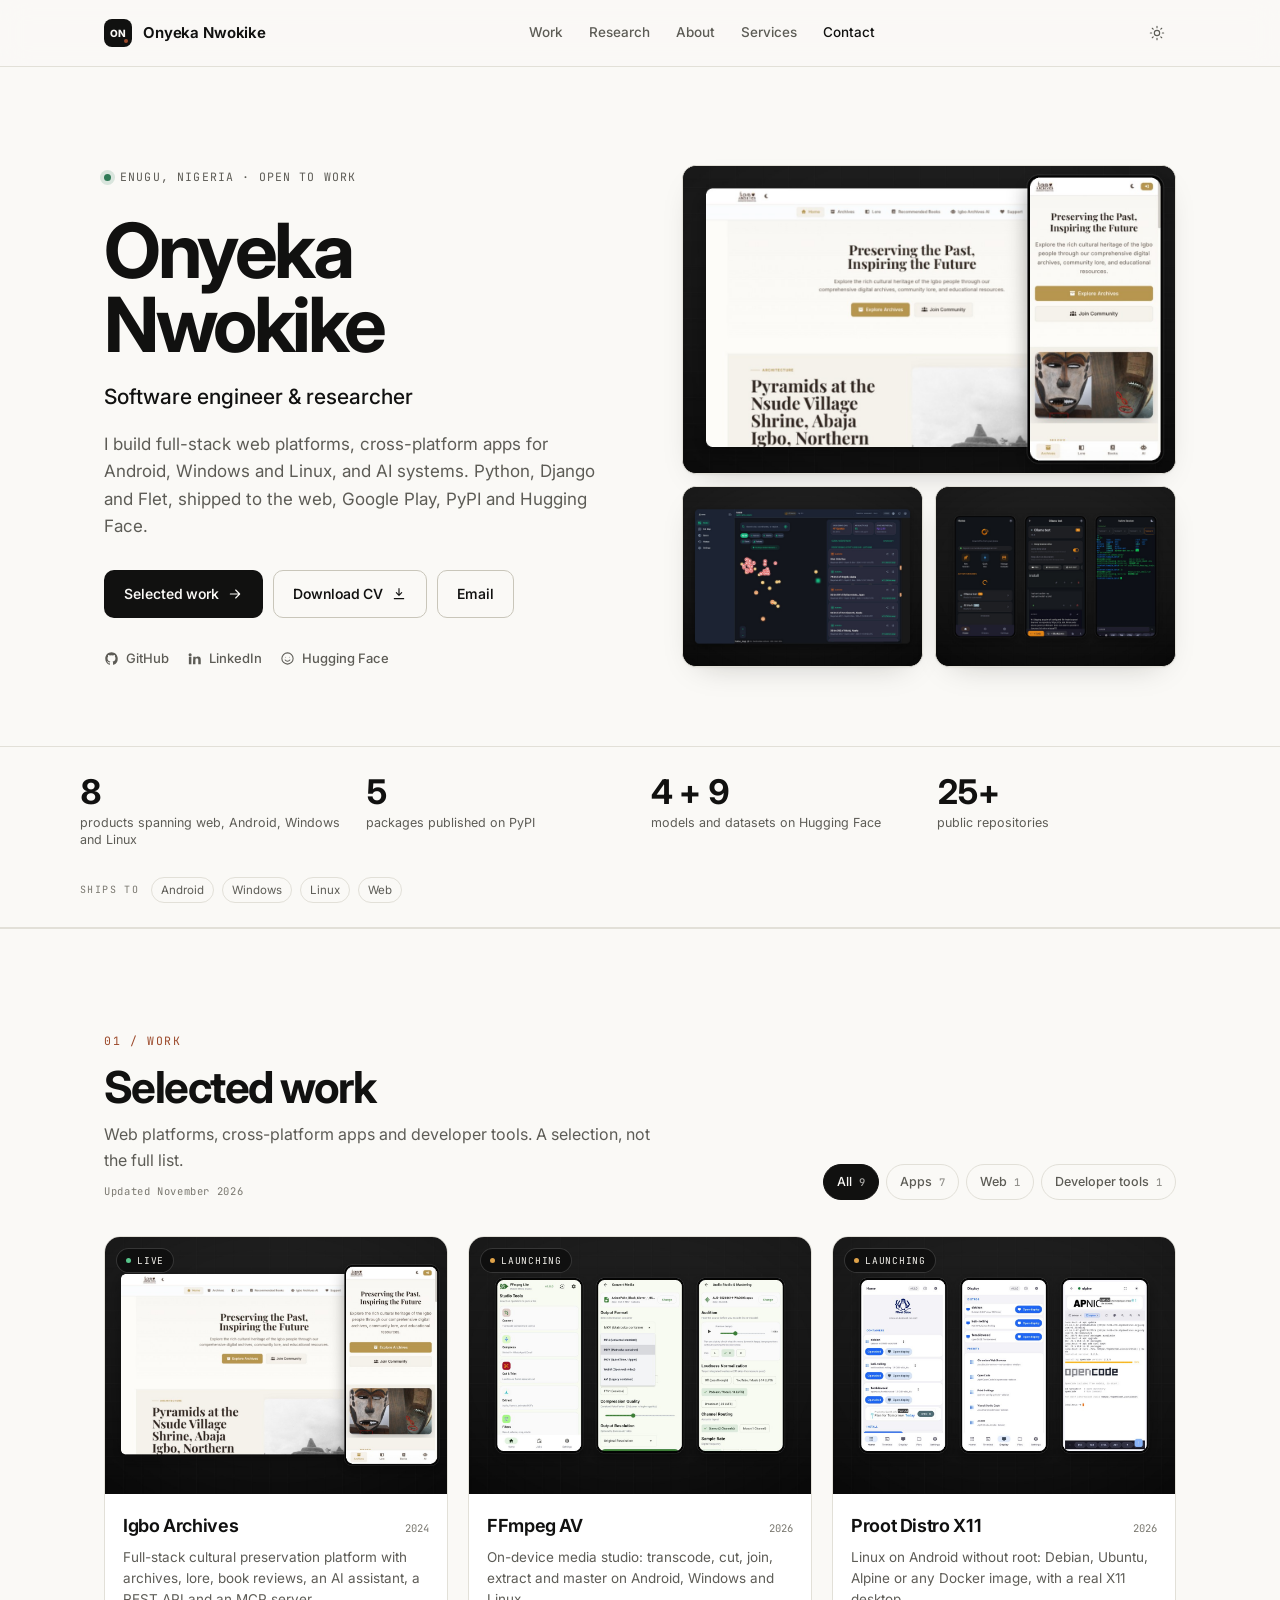
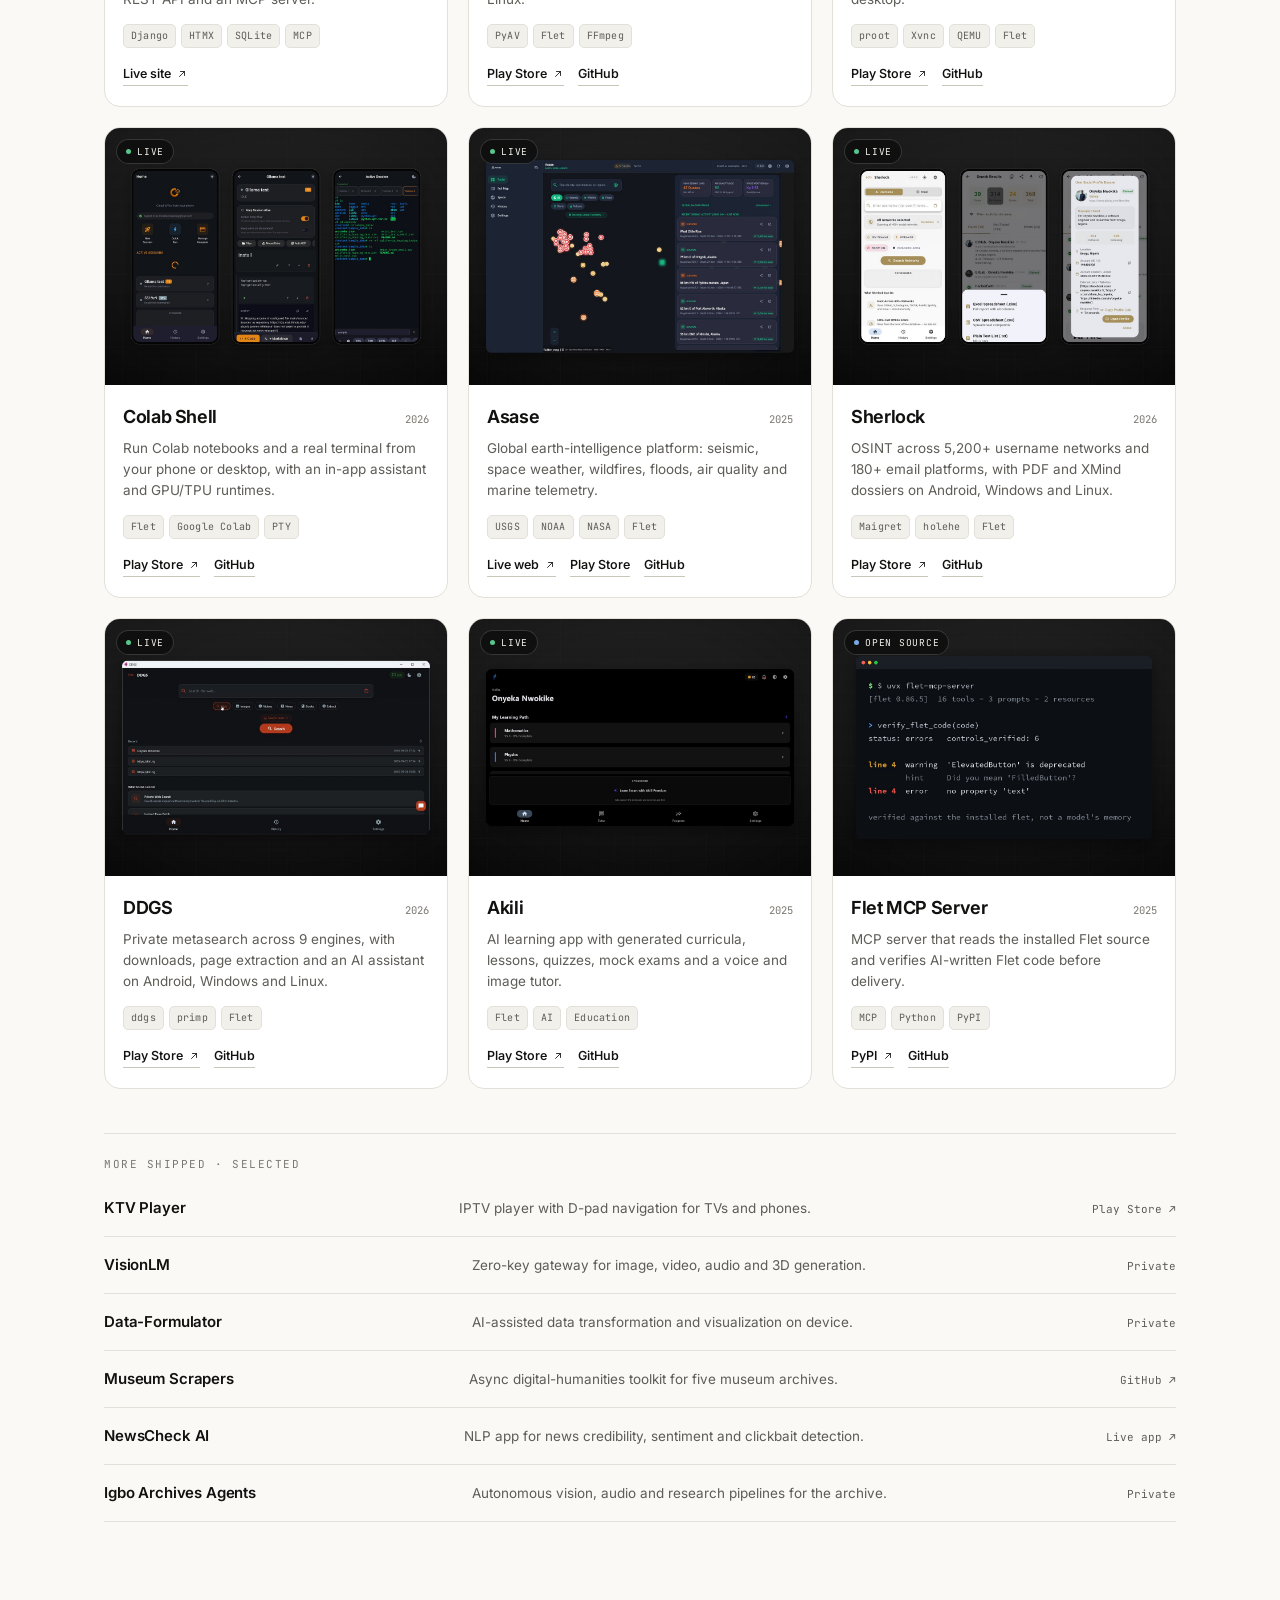
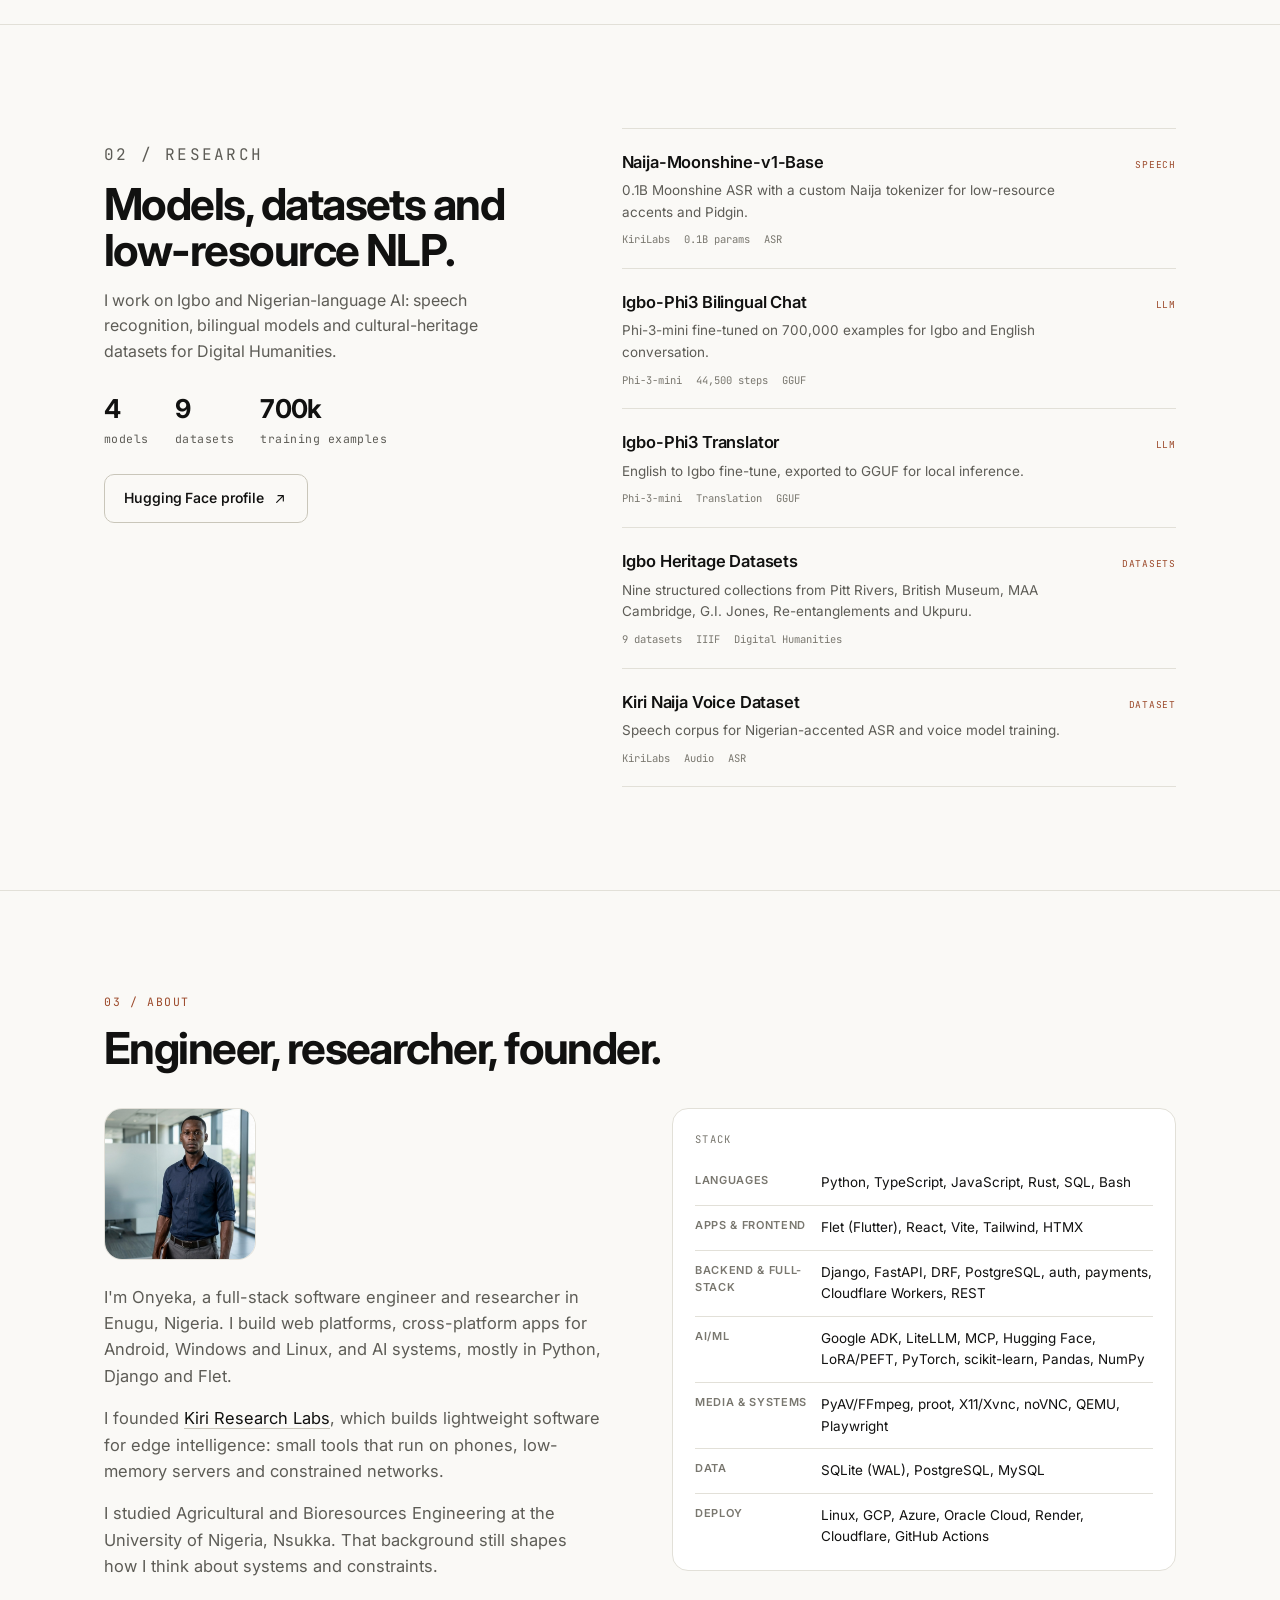
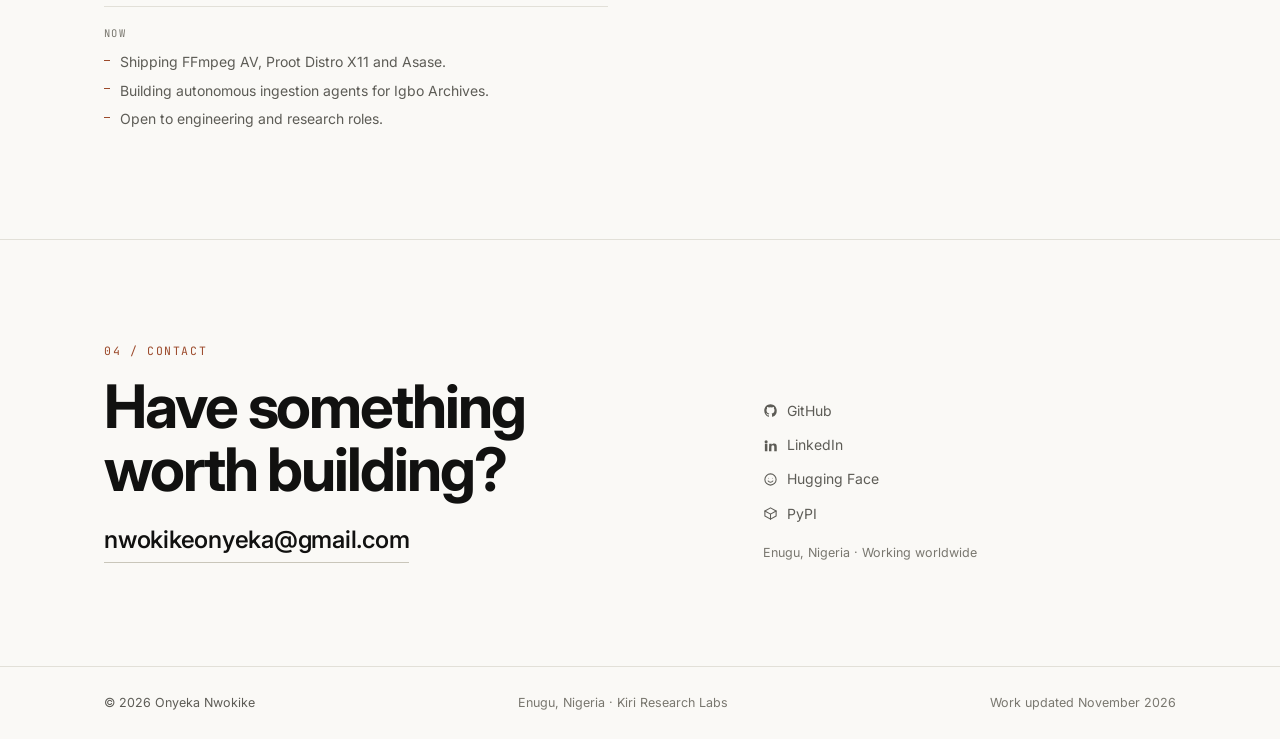
<file: index.html>
<!DOCTYPE html>
<html lang="en">
<head>
  <meta charset="utf-8">
  <meta name="viewport" content="width=device-width, initial-scale=1">
  <title>Onyeka Nwokike | Software Engineer &amp; Researcher</title>
  <meta name="description" content="Onyeka Nwokike is a full-stack engineer building web platforms, cross-platform apps for Android, Windows and Linux, and AI systems. 8 apps shipped, 5 PyPI packages, 4 models and 9 datasets on Hugging Face.">
  <link rel="canonical" href="https://nwokike.github.io/">

  <script>
    (function () {
      try {
        var saved = localStorage.getItem('theme') || 'system';
        if (saved === 'light' || saved === 'dark') {
          document.documentElement.setAttribute('data-theme', saved);
        }
      } catch (e) {}
    })();
  </script>

  <link rel="preconnect" href="https://fonts.googleapis.com">
  <link rel="preconnect" href="https://fonts.gstatic.com" crossorigin>
  <link href="https://fonts.googleapis.com/css2?family=Inter:wght@400;500;600;700;800&family=JetBrains+Mono:wght@400;500&display=swap" rel="stylesheet">
  <link rel="stylesheet" href="css/style.css">
  <link rel="icon" href="images/favicon.svg" type="image/svg+xml">
  <link rel="apple-touch-icon" href="images/apple-touch-icon.png">
  <link rel="preload" as="image" href="images/work/card-igbo.jpg">

  <meta property="og:type" content="website">
  <meta property="og:site_name" content="Onyeka Nwokike">
  <meta property="og:title" content="Onyeka Nwokike | Software Engineer &amp; Researcher">
  <meta property="og:description" content="Cross-platform apps, developer tooling and AI systems. 8 apps shipped, 5 PyPI packages, 4 models and 9 datasets on Hugging Face.">
  <meta property="og:url" content="https://nwokike.github.io/">
  <meta property="og:image" content="https://nwokike.github.io/images/og.png">
  <meta property="og:image:width" content="1200">
  <meta property="og:image:height" content="630">
  <meta property="og:image:alt" content="Onyeka Nwokike, software engineer and researcher">
  <meta name="twitter:card" content="summary_large_image">
  <meta name="twitter:creator" content="@aham_bu_onyeka">
  <meta name="twitter:title" content="Onyeka Nwokike | Software Engineer &amp; Researcher">
  <meta name="twitter:description" content="Cross-platform apps, developer tooling and AI systems. 8 apps shipped, 5 PyPI packages, 4 models and 9 datasets on Hugging Face.">
  <meta name="twitter:image" content="https://nwokike.github.io/images/og.png">
  <meta name="theme-color" content="#faf9f6" media="(prefers-color-scheme: light)">
  <meta name="theme-color" content="#0b0b0a" media="(prefers-color-scheme: dark)">
</head>
<body>
  <a class="skip" href="#main">Skip to content</a>

  <svg aria-hidden="true" focusable="false" width="0" height="0" style="position:absolute">
    <symbol id="i-arrow" viewBox="0 0 24 24"><path d="M5 12h14M13 6l6 6-6 6"/></symbol>
    <symbol id="i-ext" viewBox="0 0 24 24"><path d="M7 17 17 7M9 7h8v8"/></symbol>
    <symbol id="i-download" viewBox="0 0 24 24"><path d="M12 4v10m0 0 4-4m-4 4-4-4M5 19h14"/></symbol>
    <symbol id="i-github" viewBox="0 0 24 24"><path d="M12 2C6.48 2 2 6.58 2 12.26c0 4.5 2.87 8.32 6.84 9.67.5.09.68-.22.68-.49 0-.24-.01-.87-.01-1.7-2.78.62-3.37-1.37-3.37-1.37-.45-1.18-1.11-1.5-1.11-1.5-.91-.64.07-.62.07-.62 1 .07 1.53 1.06 1.53 1.06.89 1.56 2.34 1.11 2.91.85.09-.66.35-1.11.63-1.36-2.22-.26-4.56-1.14-4.56-5.07 0-1.12.39-2.03 1.03-2.75-.1-.26-.45-1.3.1-2.7 0 0 .84-.28 2.75 1.05a9.4 9.4 0 0 1 5 0c1.91-1.33 2.75-1.05 2.75-1.05.55 1.4.2 2.44.1 2.7.64.72 1.03 1.63 1.03 2.75 0 3.94-2.34 4.81-4.57 5.06.36.32.68.94.68 1.9 0 1.37-.01 2.47-.01 2.81 0 .27.18.59.69.49A10.02 10.02 0 0 0 22 12.26C22 6.58 17.52 2 12 2Z"/></symbol>
    <symbol id="i-linkedin" viewBox="0 0 24 24"><path d="M4.98 3.5a2.5 2.5 0 1 1 0 5 2.5 2.5 0 0 1 0-5ZM3 9h4v12H3zM10 9h3.8v1.64h.05c.53-.95 1.83-1.95 3.76-1.95C21.4 8.69 22 11.1 22 14.2V21h-4v-6.03c0-1.44-.03-3.29-2.1-3.29-2.1 0-2.42 1.56-2.42 3.18V21h-3.98z"/></symbol>
    <symbol id="i-mail" viewBox="0 0 24 24"><rect x="3" y="5" width="18" height="14" rx="2"/><path d="m3.5 7 8.5 6 8.5-6"/></symbol>
    <symbol id="i-smile" viewBox="0 0 24 24"><circle cx="12" cy="12" r="9"/><path d="M8.3 14.4a4.6 4.6 0 0 0 7.4 0"/><circle cx="9" cy="9.8" r=".7" fill="currentColor" stroke="none"/><circle cx="15" cy="9.8" r=".7" fill="currentColor" stroke="none"/></symbol>
    <symbol id="i-box" viewBox="0 0 24 24"><path d="m21 8-9-5-9 5v8l9 5 9-5z"/><path d="m3 8 9 5 9-5M12 13v8"/></symbol>
    <symbol id="i-play" viewBox="0 0 24 24"><path d="M8 5.5v13l10-6.5z"/></symbol>
    <symbol id="i-sun" viewBox="0 0 24 24"><circle cx="12" cy="12" r="4"/><path d="M12 2v2M12 20v2M4.9 4.9l1.4 1.4M17.7 17.7l1.4 1.4M2 12h2M20 12h2M4.9 19.1l1.4-1.4M17.7 6.3l1.4-1.4"/></symbol>
    <symbol id="i-moon" viewBox="0 0 24 24"><path d="M20 14.5A8 8 0 0 1 9.5 4a8 8 0 1 0 10.5 10.5Z"/></symbol>
    <symbol id="i-desktop" viewBox="0 0 24 24"><rect x="3" y="4" width="18" height="12" rx="1.5"/><path d="M9 20h6M12 16v4"/></symbol>
    <symbol id="i-menu" viewBox="0 0 24 24"><path d="M4 7h16M4 12h16M4 17h16"/></symbol>
    <symbol id="i-close" viewBox="0 0 24 24"><path d="m6 6 12 12M18 6 6 18"/></symbol>
  </svg>

  <header class="nav" id="top">
    <div class="nav-inner">
      <a class="brand" href="#top" aria-label="Onyeka Nwokike, home">
        <span class="brand-mark" aria-hidden="true">ON</span>
        <span>Onyeka Nwokike</span>
      </a>
      <nav class="nav-links" aria-label="Primary">
        <a href="#work">Work</a>
        <a href="#research">Research</a>
        <a href="#about">About</a>
        <a href="services.html">Services</a>
        <a href="#contact">Contact</a>
      </nav>
      <div class="nav-actions">
        <button class="icon-btn theme-toggle" id="themeToggle" aria-label="Switch theme: system">
          <svg class="i icon-light" aria-hidden="true"><use href="#i-sun"/></svg>
          <svg class="i icon-dark" aria-hidden="true"><use href="#i-moon"/></svg>
          <svg class="i icon-system" aria-hidden="true"><use href="#i-desktop"/></svg>
        </button>
        <button class="icon-btn menu-btn" id="menuBtn" aria-label="Open menu" aria-expanded="false" aria-controls="menu">
          <svg class="i" aria-hidden="true"><use href="#i-menu"/></svg>
        </button>
      </div>
    </div>
  </header>

  <div class="menu" id="menu" role="dialog" aria-modal="true" aria-label="Site menu">
    <div class="menu-top">
      <a class="brand" href="#top">
        <span class="brand-mark" aria-hidden="true">ON</span>
        <span>Onyeka Nwokike</span>
      </a>
      <button class="icon-btn" id="menuClose" aria-label="Close menu">
        <svg class="i" aria-hidden="true"><use href="#i-close"/></svg>
      </button>
    </div>
    <ul>
      <li><a href="#work"><span>01</span>Work</a></li>
      <li><a href="#research"><span>02</span>Research</a></li>
      <li><a href="#about"><span>03</span>About</a></li>
      <li><a href="services.html"><span>04</span>Services</a></li>
      <li><a href="#contact"><span>05</span>Contact</a></li>
    </ul>
    <div class="menu-foot">
      <a href="https://github.com/Nwokike" target="_blank" rel="noopener">GitHub</a>
      <a href="https://www.linkedin.com/in/onyeka-nwokike" target="_blank" rel="noopener">LinkedIn</a>
      <a href="https://huggingface.co/nwokikeonyeka" target="_blank" rel="noopener">Hugging Face</a>
      <a href="mailto:nwokikeonyeka@gmail.com">Email</a>
    </div>
  </div>

  <main id="main">
    <section class="hero">
      <div class="wrap hero-grid">
        <div>
          <p class="eyebrow"><span class="dot" aria-hidden="true"></span> Enugu, Nigeria · Open to work</p>
          <h1>Onyeka<br>Nwokike</h1>
          <p class="hero-role">Software engineer &amp; researcher</p>
          <p class="hero-lede">
            I build full-stack web platforms, cross-platform apps for Android, Windows and Linux,
            and AI systems. Python, Django and Flet, shipped to the web, Google Play, PyPI and Hugging Face.
          </p>
          <div class="hero-actions">
            <a class="btn btn-primary" href="#work">Selected work <svg class="i" aria-hidden="true"><use href="#i-arrow"/></svg></a>
            <a class="btn btn-ghost" href="pdfs/CV_ONYEKA_NWOKIKE.pdf" target="_blank" rel="noopener">Download CV <svg class="i" aria-hidden="true"><use href="#i-download"/></svg></a>
            <a class="btn btn-ghost" href="mailto:nwokikeonyeka@gmail.com">Email</a>
          </div>
          <div class="socials">
            <a href="https://github.com/Nwokike" target="_blank" rel="noopener"><svg class="i fill" aria-hidden="true"><use href="#i-github"/></svg> GitHub</a>
            <a href="https://www.linkedin.com/in/onyeka-nwokike" target="_blank" rel="noopener"><svg class="i fill" aria-hidden="true"><use href="#i-linkedin"/></svg> LinkedIn</a>
            <a href="https://huggingface.co/nwokikeonyeka" target="_blank" rel="noopener"><svg class="i" aria-hidden="true"><use href="#i-smile"/></svg> Hugging Face</a>
          </div>
        </div>

        <div class="art-grid" aria-label="Product previews">
          <figure class="art art-a">
            <img src="images/work/card-igbo.jpg" alt="Igbo Archives cultural preservation platform on desktop and mobile" width="1200" height="900" fetchpriority="high">
          </figure>
          <figure class="art">
            <img src="images/work/card-asase.jpg" alt="Asase global earth intelligence dashboard" width="1200" height="900">
          </figure>
          <figure class="art">
            <img src="images/work/card-colab.jpg" alt="Colab Shell app screens" width="1200" height="900" loading="lazy">
          </figure>
        </div>
      </div>
    </section>

    <section class="proof" aria-label="By the numbers">
      <div class="wrap proof-grid">
        <div>
          <div class="stat-num">8</div>
          <div class="stat-label">products spanning web, Android, Windows and Linux</div>
        </div>
        <div>
          <div class="stat-num">5</div>
          <div class="stat-label">packages published on PyPI</div>
        </div>
        <div>
          <div class="stat-num">4 + 9</div>
          <div class="stat-label">models and datasets on Hugging Face</div>
        </div>
        <div>
          <div class="stat-num">25+</div>
          <div class="stat-label">public repositories</div>
        </div>
      </div>
      <div class="wrap platforms">
        <span class="platforms-label">Ships to</span>
        <span>Android</span>
        <span>Windows</span>
        <span>Linux</span>
        <span>Web</span>
      </div>
    </section>

    <section class="section" id="work">
      <div class="wrap">
        <div class="section-head">
          <div>
            <p class="kicker">01 / Work</p>
            <h2>Selected work</h2>
            <p class="section-sub">Web platforms, cross-platform apps and developer tools. A selection, not the full list.</p>
            <p class="updated">Updated November 2026</p>
          </div>
          <div class="filters" role="group" aria-label="Filter work">
            <button class="filter" data-filter="all" aria-pressed="true">All <span>9</span></button>
            <button class="filter" data-filter="apps" aria-pressed="false">Apps <span>7</span></button>
            <button class="filter" data-filter="web" aria-pressed="false">Web <span>1</span></button>
            <button class="filter" data-filter="tools" aria-pressed="false">Developer tools <span>1</span></button>
          </div>
        </div>

        <div class="work-grid" id="workGrid">
          <article class="card reveal" data-cat="web">
            <a class="card-media" href="https://igboarchives.com.ng" target="_blank" rel="noopener" aria-label="Open the Igbo Archives live site">
              <img src="images/work/card-igbo.jpg" alt="Igbo Archives home page on desktop and mobile" width="1200" height="900" loading="lazy">
              <span class="status live">Live</span>
            </a>
            <div class="card-body">
              <div class="card-top"><h3>Igbo Archives</h3><span class="year">2024</span></div>
              <p>Full-stack cultural preservation platform with archives, lore, book reviews, an AI assistant, a REST API and an MCP server.</p>
              <ul class="tags"><li>Django</li><li>HTMX</li><li>SQLite</li><li>MCP</li></ul>
              <div class="card-links">
                <a href="https://igboarchives.com.ng" target="_blank" rel="noopener">Live site <svg class="i" aria-hidden="true"><use href="#i-ext"/></svg></a>
              </div>
            </div>
          </article>

          <article class="card reveal" data-cat="apps">
            <a class="card-media" href="https://play.google.com/store/apps/details?id=ng.kiri.ffmpeg" target="_blank" rel="noopener" aria-label="Get FFmpeg AV on Google Play">
              <img src="images/work/card-ffmpeg.jpg" alt="FFmpeg AV app screens on mobile" width="1200" height="900" loading="lazy">
              <span class="status launching">Launching</span>
            </a>
            <div class="card-body">
              <div class="card-top"><h3>FFmpeg AV</h3><span class="year">2026</span></div>
              <p>On-device media studio: transcode, cut, join, extract and master on Android, Windows and Linux.</p>
              <ul class="tags"><li>PyAV</li><li>Flet</li><li>FFmpeg</li></ul>
              <div class="card-links">
                <a href="https://play.google.com/store/apps/details?id=ng.kiri.ffmpeg" target="_blank" rel="noopener">Play Store <svg class="i" aria-hidden="true"><use href="#i-ext"/></svg></a>
                <a href="https://github.com/Nwokike/FFmpeg" target="_blank" rel="noopener">GitHub</a>
              </div>
            </div>
          </article>

          <article class="card reveal" data-cat="apps">
            <a class="card-media" href="https://play.google.com/store/apps/details?id=ng.kiri.prootdistro" target="_blank" rel="noopener" aria-label="Get Proot Distro X11 on Google Play">
              <img src="images/work/card-proot.jpg" alt="Proot Distro X11 app screens" width="1200" height="900" loading="lazy">
              <span class="status launching">Launching</span>
            </a>
            <div class="card-body">
              <div class="card-top"><h3>Proot Distro X11</h3><span class="year">2026</span></div>
              <p>Linux on Android without root: Debian, Ubuntu, Alpine or any Docker image, with a real X11 desktop.</p>
              <ul class="tags"><li>proot</li><li>Xvnc</li><li>QEMU</li><li>Flet</li></ul>
              <div class="card-links">
                <a href="https://play.google.com/store/apps/details?id=ng.kiri.prootdistro" target="_blank" rel="noopener">Play Store <svg class="i" aria-hidden="true"><use href="#i-ext"/></svg></a>
                <a href="https://github.com/Nwokike/proot-distro" target="_blank" rel="noopener">GitHub</a>
              </div>
            </div>
          </article>

          <article class="card reveal" data-cat="apps">
            <a class="card-media" href="https://play.google.com/store/apps/details?id=ng.kiri.collabshell" target="_blank" rel="noopener" aria-label="Get Colab Shell on Google Play">
              <img src="images/work/card-colab.jpg" alt="Colab Shell app screens" width="1200" height="900" loading="lazy">
              <span class="status live">Live</span>
            </a>
            <div class="card-body">
              <div class="card-top"><h3>Colab Shell</h3><span class="year">2026</span></div>
              <p>Run Colab notebooks and a real terminal from your phone or desktop, with an in-app assistant and GPU/TPU runtimes.</p>
              <ul class="tags"><li>Flet</li><li>Google Colab</li><li>PTY</li></ul>
              <div class="card-links">
                <a href="https://play.google.com/store/apps/details?id=ng.kiri.collabshell" target="_blank" rel="noopener">Play Store <svg class="i" aria-hidden="true"><use href="#i-ext"/></svg></a>
                <a href="https://github.com/Nwokike/Colab" target="_blank" rel="noopener">GitHub</a>
              </div>
            </div>
          </article>

          <article class="card reveal" data-cat="apps">
            <a class="card-media" href="https://asase.kiri.ng" target="_blank" rel="noopener" aria-label="Open the Asase web app">
              <img src="images/work/card-asase.jpg" alt="Asase earth intelligence radar dashboard" width="1200" height="900" loading="lazy">
              <span class="status live">Live</span>
            </a>
            <div class="card-body">
              <div class="card-top"><h3>Asase</h3><span class="year">2025</span></div>
              <p>Global earth-intelligence platform: seismic, space weather, wildfires, floods, air quality and marine telemetry.</p>
              <ul class="tags"><li>USGS</li><li>NOAA</li><li>NASA</li><li>Flet</li></ul>
              <div class="card-links">
                <a href="https://asase.kiri.ng" target="_blank" rel="noopener">Live web <svg class="i" aria-hidden="true"><use href="#i-ext"/></svg></a>
                <a href="https://play.google.com/store/apps/details?id=ng.kiri.asase" target="_blank" rel="noopener">Play Store</a>
                <a href="https://github.com/Nwokike/Asase" target="_blank" rel="noopener">GitHub</a>
              </div>
            </div>
          </article>

          <article class="card reveal" data-cat="apps">
            <a class="card-media" href="https://play.google.com/store/apps/details?id=ng.kiri.sherlock" target="_blank" rel="noopener" aria-label="Get Sherlock on Google Play">
              <img src="images/work/card-sherlock.jpg" alt="Sherlock OSINT app screens" width="1200" height="900" loading="lazy">
              <span class="status live">Live</span>
            </a>
            <div class="card-body">
              <div class="card-top"><h3>Sherlock</h3><span class="year">2026</span></div>
              <p>OSINT across 5,200+ username networks and 180+ email platforms, with PDF and XMind dossiers on Android, Windows and Linux.</p>
              <ul class="tags"><li>Maigret</li><li>holehe</li><li>Flet</li></ul>
              <div class="card-links">
                <a href="https://play.google.com/store/apps/details?id=ng.kiri.sherlock" target="_blank" rel="noopener">Play Store <svg class="i" aria-hidden="true"><use href="#i-ext"/></svg></a>
                <a href="https://github.com/Nwokike/Sherlock" target="_blank" rel="noopener">GitHub</a>
              </div>
            </div>
          </article>

          <article class="card reveal" data-cat="apps">
            <a class="card-media" href="https://play.google.com/store/apps/details?id=ng.kiri.ddgs" target="_blank" rel="noopener" aria-label="Get DDGS on Google Play">
              <img src="images/work/card-ddgs.jpg" alt="DDGS private search app" width="1200" height="900" loading="lazy">
              <span class="status live">Live</span>
            </a>
            <div class="card-body">
              <div class="card-top"><h3>DDGS</h3><span class="year">2026</span></div>
              <p>Private metasearch across 9 engines, with downloads, page extraction and an AI assistant on Android, Windows and Linux.</p>
              <ul class="tags"><li>ddgs</li><li>primp</li><li>Flet</li></ul>
              <div class="card-links">
                <a href="https://play.google.com/store/apps/details?id=ng.kiri.ddgs" target="_blank" rel="noopener">Play Store <svg class="i" aria-hidden="true"><use href="#i-ext"/></svg></a>
                <a href="https://github.com/Nwokike/DDGS" target="_blank" rel="noopener">GitHub</a>
              </div>
            </div>
          </article>

          <article class="card reveal" data-cat="apps">
            <a class="card-media" href="https://play.google.com/store/apps/details?id=ng.kiri.akili" target="_blank" rel="noopener" aria-label="Get Akili on Google Play">
              <img src="images/work/card-akili.jpg" alt="Akili learning app dashboard" width="1200" height="900" loading="lazy">
              <span class="status live">Live</span>
            </a>
            <div class="card-body">
              <div class="card-top"><h3>Akili</h3><span class="year">2025</span></div>
              <p>AI learning app with generated curricula, lessons, quizzes, mock exams and a voice and image tutor.</p>
              <ul class="tags"><li>Flet</li><li>AI</li><li>Education</li></ul>
              <div class="card-links">
                <a href="https://play.google.com/store/apps/details?id=ng.kiri.akili" target="_blank" rel="noopener">Play Store <svg class="i" aria-hidden="true"><use href="#i-ext"/></svg></a>
                <a href="https://github.com/Nwokike/akili-app" target="_blank" rel="noopener">GitHub</a>
              </div>
            </div>
          </article>

          <article class="card reveal" data-cat="tools">
            <a class="card-media" href="https://pypi.org/project/flet-mcp-server/" target="_blank" rel="noopener" aria-label="Open Flet MCP Server on PyPI">
              <img src="images/work/card-fletmcp.jpg" alt="Flet MCP Server verification output" width="1200" height="900" loading="lazy">
              <span class="status oss">Open source</span>
            </a>
            <div class="card-body">
              <div class="card-top"><h3>Flet MCP Server</h3><span class="year">2025</span></div>
              <p>MCP server that reads the installed Flet source and verifies AI-written Flet code before delivery.</p>
              <ul class="tags"><li>MCP</li><li>Python</li><li>PyPI</li></ul>
              <div class="card-links">
                <a href="https://pypi.org/project/flet-mcp-server/" target="_blank" rel="noopener">PyPI <svg class="i" aria-hidden="true"><use href="#i-ext"/></svg></a>
                <a href="https://github.com/Nwokike/flet-mcp-server" target="_blank" rel="noopener">GitHub</a>
              </div>
            </div>
          </article>
        </div>

        <div class="more">
          <div class="more-head">More shipped · selected</div>
          <div class="more-row">
            <div class="more-name">KTV Player</div>
            <div class="more-desc">IPTV player with D-pad navigation for TVs and phones.</div>
            <a class="more-link" href="https://play.google.com/store/apps/details?id=ng.kiri.ktvplayer" target="_blank" rel="noopener">Play Store ↗</a>
          </div>
          <div class="more-row">
            <div class="more-name">VisionLM</div>
            <div class="more-desc">Zero-key gateway for image, video, audio and 3D generation.</div>
            <span class="more-link">Private</span>
          </div>
          <div class="more-row">
            <div class="more-name">Data-Formulator</div>
            <div class="more-desc">AI-assisted data transformation and visualization on device.</div>
            <span class="more-link">Private</span>
          </div>
          <div class="more-row">
            <div class="more-name">Museum Scrapers</div>
            <div class="more-desc">Async digital-humanities toolkit for five museum archives.</div>
            <a class="more-link" href="https://github.com/Nwokike/museum-scrapers-python" target="_blank" rel="noopener">GitHub ↗</a>
          </div>
          <div class="more-row">
            <div class="more-name">NewsCheck AI</div>
            <div class="more-desc">NLP app for news credibility, sentiment and clickbait detection.</div>
            <a class="more-link" href="https://newscheckai.streamlit.app/" target="_blank" rel="noopener">Live app ↗</a>
          </div>
          <div class="more-row">
            <div class="more-name">Igbo Archives Agents</div>
            <div class="more-desc">Autonomous vision, audio and research pipelines for the archive.</div>
            <span class="more-link">Private</span>
          </div>
        </div>
      </div>
    </section>

    <section class="section" id="research">
      <div class="wrap research-grid">
        <div class="research-intro">
          <p class="kicker">02 / Research</p>
          <h2>Models, datasets and low-resource NLP.</h2>
          <p>
            I work on Igbo and Nigerian-language AI: speech recognition, bilingual models and
            cultural-heritage datasets for Digital Humanities.
          </p>
          <div class="facts">
            <div><div class="fact-num">4</div><div class="fact-label">models</div></div>
            <div><div class="fact-num">9</div><div class="fact-label">datasets</div></div>
            <div><div class="fact-num">700k</div><div class="fact-label">training examples</div></div>
          </div>
          <p style="margin-top:26px">
            <a class="btn btn-ghost" href="https://huggingface.co/nwokikeonyeka" target="_blank" rel="noopener">Hugging Face profile <svg class="i" aria-hidden="true"><use href="#i-ext"/></svg></a>
          </p>
        </div>

        <div class="model-list">
          <a class="model" href="https://huggingface.co/KiriLabs/Naija-Moonshine-v1-Base" target="_blank" rel="noopener">
            <div class="model-top"><h3>Naija-Moonshine-v1-Base</h3><span class="model-type">Speech</span></div>
            <p>0.1B Moonshine ASR with a custom Naija tokenizer for low-resource accents and Pidgin.</p>
            <div class="model-meta"><span>KiriLabs</span><span>0.1B params</span><span>ASR</span></div>
          </a>

          <a class="model" href="https://huggingface.co/nwokikeonyeka/Igbo-Phi3-Bilingual-Chat-v1-merged" target="_blank" rel="noopener">
            <div class="model-top"><h3>Igbo-Phi3 Bilingual Chat</h3><span class="model-type">LLM</span></div>
            <p>Phi-3-mini fine-tuned on 700,000 examples for Igbo and English conversation.</p>
            <div class="model-meta"><span>Phi-3-mini</span><span>44,500 steps</span><span>GGUF</span></div>
          </a>

          <a class="model" href="https://huggingface.co/nwokikeonyeka/igbo-phi3-translator" target="_blank" rel="noopener">
            <div class="model-top"><h3>Igbo-Phi3 Translator</h3><span class="model-type">LLM</span></div>
            <p>English to Igbo fine-tune, exported to GGUF for local inference.</p>
            <div class="model-meta"><span>Phi-3-mini</span><span>Translation</span><span>GGUF</span></div>
          </a>

          <a class="model" href="https://huggingface.co/nwokikeonyeka" target="_blank" rel="noopener">
            <div class="model-top"><h3>Igbo Heritage Datasets</h3><span class="model-type">Datasets</span></div>
            <p>Nine structured collections from Pitt Rivers, British Museum, MAA Cambridge, G.I. Jones, Re-entanglements and Ukpuru.</p>
            <div class="model-meta"><span>9 datasets</span><span>IIIF</span><span>Digital Humanities</span></div>
          </a>

          <a class="model" href="https://huggingface.co/KiriLabs" target="_blank" rel="noopener">
            <div class="model-top"><h3>Kiri Naija Voice Dataset</h3><span class="model-type">Dataset</span></div>
            <p>Speech corpus for Nigerian-accented ASR and voice model training.</p>
            <div class="model-meta"><span>KiriLabs</span><span>Audio</span><span>ASR</span></div>
          </a>
        </div>
      </div>
    </section>

    <section class="section" id="about">
      <div class="wrap">
        <div class="section-head">
          <div>
            <p class="kicker">03 / About</p>
            <h2>Engineer, researcher, founder.</h2>
          </div>
        </div>

        <div class="about-grid">
          <div>
            <img class="about-photo" src="images/FB_IMG.jpg" alt="Onyeka Nwokike" width="1080" height="1080" loading="lazy">
            <p class="about-text">
              I'm Onyeka, a full-stack software engineer and researcher in Enugu, Nigeria. I build
              web platforms, cross-platform apps for Android, Windows and Linux, and AI systems,
              mostly in Python, Django and Flet.
            </p>
            <p class="about-text">
              I founded <a href="https://kiri.ng" target="_blank" rel="noopener">Kiri Research Labs</a>,
              which builds lightweight software for edge intelligence: small tools that run on phones,
              low-memory servers and constrained networks.
            </p>
            <p class="about-text">
              I studied Agricultural and Bioresources Engineering at the University of Nigeria,
              Nsukka. That background still shapes how I think about systems and constraints.
            </p>
            <div class="now">
              <div class="now-title">Now</div>
              <ul>
                <li>Shipping FFmpeg AV, Proot Distro X11 and Asase.</li>
                <li>Building autonomous ingestion agents for Igbo Archives.</li>
                <li>Open to engineering and research roles.</li>
              </ul>
            </div>
          </div>

          <div class="stack">
            <div class="stack-title">Stack</div>
            <div class="stack-row"><div class="stack-key">Languages</div><div class="stack-val">Python, TypeScript, JavaScript, Rust, SQL, Bash</div></div>
            <div class="stack-row"><div class="stack-key">Apps &amp; frontend</div><div class="stack-val">Flet (Flutter), React, Vite, Tailwind, HTMX</div></div>
            <div class="stack-row"><div class="stack-key">Backend &amp; full-stack</div><div class="stack-val">Django, FastAPI, DRF, PostgreSQL, auth, payments, Cloudflare Workers, REST</div></div>
            <div class="stack-row"><div class="stack-key">AI/ML</div><div class="stack-val">Google ADK, LiteLLM, MCP, Hugging Face, LoRA/PEFT, PyTorch, scikit-learn, Pandas, NumPy</div></div>
            <div class="stack-row"><div class="stack-key">Media &amp; systems</div><div class="stack-val">PyAV/FFmpeg, proot, X11/Xvnc, noVNC, QEMU, Playwright</div></div>
            <div class="stack-row"><div class="stack-key">Data</div><div class="stack-val">SQLite (WAL), PostgreSQL, MySQL</div></div>
            <div class="stack-row"><div class="stack-key">Deploy</div><div class="stack-val">Linux, GCP, Azure, Oracle Cloud, Render, Cloudflare, GitHub Actions</div></div>
          </div>
        </div>
      </div>
    </section>

    <section class="contact" id="contact">
      <div class="wrap contact-grid">
        <div>
          <p class="kicker">04 / Contact</p>
          <h2>Have something<br>worth building?</h2>
          <a class="contact-email" href="mailto:nwokikeonyeka@gmail.com">nwokikeonyeka@gmail.com</a>
        </div>
        <div class="contact-links">
          <a href="https://github.com/Nwokike" target="_blank" rel="noopener"><svg class="i fill" aria-hidden="true"><use href="#i-github"/></svg> GitHub</a>
          <a href="https://www.linkedin.com/in/onyeka-nwokike" target="_blank" rel="noopener"><svg class="i fill" aria-hidden="true"><use href="#i-linkedin"/></svg> LinkedIn</a>
          <a href="https://huggingface.co/nwokikeonyeka" target="_blank" rel="noopener"><svg class="i" aria-hidden="true"><use href="#i-smile"/></svg> Hugging Face</a>
          <a href="https://pypi.org/project/flet-mcp-server/" target="_blank" rel="noopener"><svg class="i" aria-hidden="true"><use href="#i-box"/></svg> PyPI</a>
          <p class="footer-muted" style="font-size:12.5px;margin-top:6px">Enugu, Nigeria · Working worldwide</p>
        </div>
      </div>
    </section>
  </main>

  <footer class="footer">
    <div class="wrap footer-inner">
      <span>© <span id="year"></span> Onyeka Nwokike</span>
      <span class="footer-muted">Enugu, Nigeria · <a href="https://kiri.ng" target="_blank" rel="noopener">Kiri Research Labs</a></span>
      <span class="footer-muted">Work updated November 2026</span>
    </div>
  </footer>

  <script type="application/ld+json">
  {
    "@context": "https://schema.org",
    "@type": "Person",
    "name": "Onyeka Nwokike",
    "url": "https://nwokike.github.io/",
    "image": "https://nwokike.github.io/images/FB_IMG.jpg",
    "jobTitle": "Software Engineer & Researcher",
    "email": "mailto:nwokikeonyeka@gmail.com",
    "worksFor": { "@type": "Organization", "name": "Kiri Research Labs", "url": "https://kiri.ng" },
    "alumniOf": { "@type": "CollegeOrUniversity", "name": "University of Nigeria, Nsukka" },
    "address": { "@type": "PostalAddress", "addressLocality": "Enugu", "addressCountry": "NG" },
    "knowsAbout": ["Python", "Full-stack web development", "Django", "FastAPI", "PostgreSQL", "Flet", "Cross-platform desktop apps", "AI agents", "Model Context Protocol", "Hugging Face", "Linux on Android", "Digital Humanities"],
    "sameAs": [
      "https://github.com/Nwokike",
      "https://www.linkedin.com/in/onyeka-nwokike",
      "https://huggingface.co/nwokikeonyeka"
    ]
  }
  </script>
  <script src="js/script.js"></script>
</body>
</html>
</file>
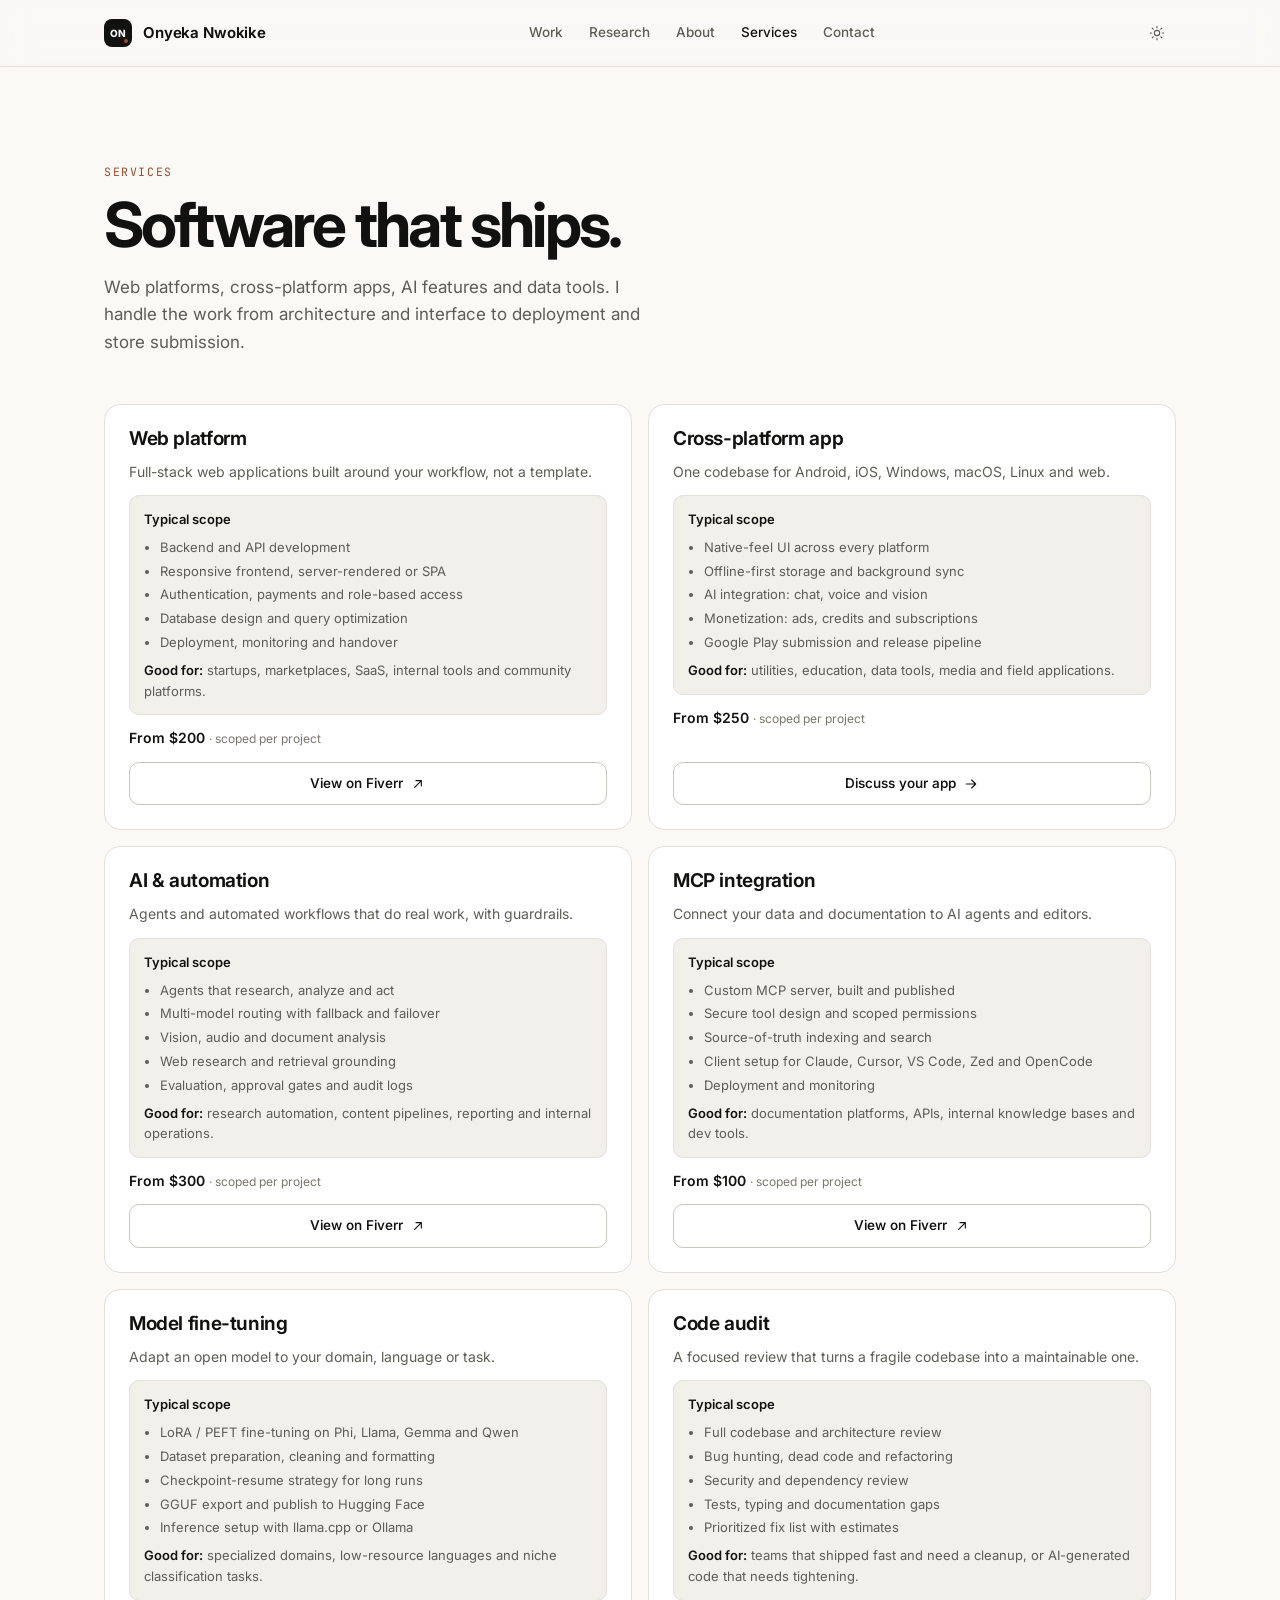
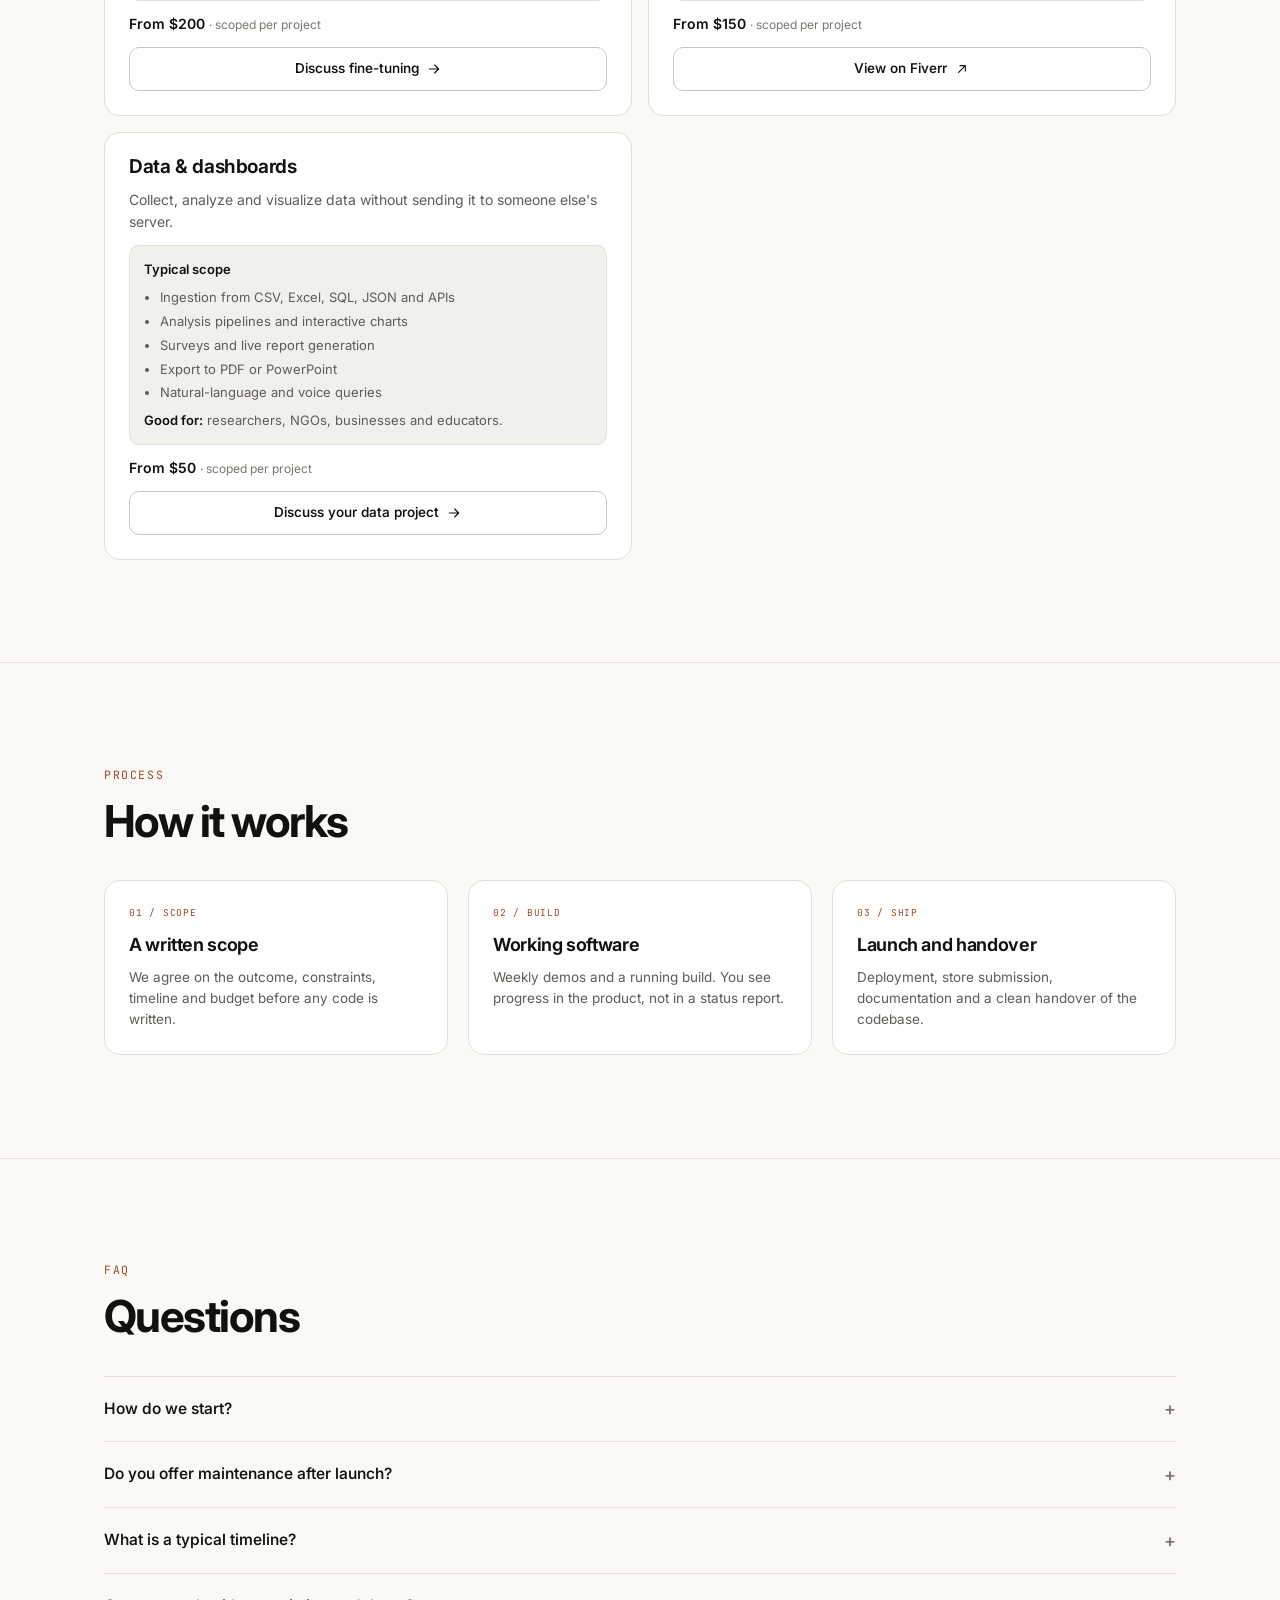
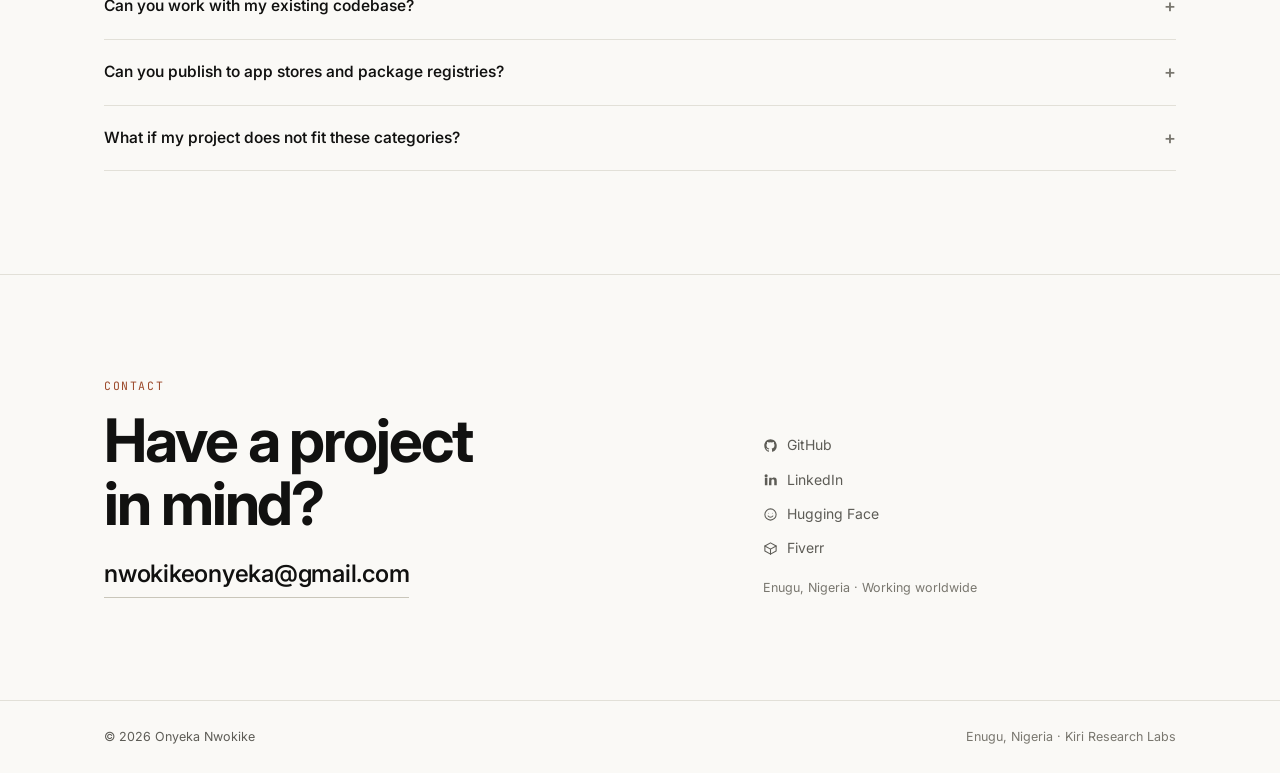
<file: services.html>
<!DOCTYPE html>
<html lang="en">
<head>
  <meta charset="utf-8">
  <meta name="viewport" content="width=device-width, initial-scale=1">
  <title>Services | Onyeka Nwokike</title>
  <meta name="description" content="Software development services from Onyeka Nwokike: web platforms, cross-platform apps, AI agents, MCP servers, model fine-tuning, code audits and data tools.">
  <link rel="canonical" href="https://nwokike.github.io/services.html">
  <script>
    (function () {
      try {
        var saved = localStorage.getItem('theme') || 'system';
        if (saved === 'light' || saved === 'dark') {
          document.documentElement.setAttribute('data-theme', saved);
        }
      } catch (e) {}
    })();
  </script>
  <link rel="preconnect" href="https://fonts.googleapis.com">
  <link rel="preconnect" href="https://fonts.gstatic.com" crossorigin>
  <link href="https://fonts.googleapis.com/css2?family=Inter:wght@400;500;600;700;800&family=JetBrains+Mono:wght@400;500&display=swap" rel="stylesheet">
  <link rel="stylesheet" href="css/style.css">
  <link rel="icon" href="images/favicon.svg" type="image/svg+xml">
  <link rel="apple-touch-icon" href="images/apple-touch-icon.png">
  <meta property="og:type" content="website">
  <meta property="og:title" content="Services | Onyeka Nwokike">
  <meta property="og:description" content="Web platforms, cross-platform apps, AI agents, MCP servers, fine-tuning and data tools.">
  <meta property="og:url" content="https://nwokike.github.io/services.html">
  <meta property="og:image" content="https://nwokike.github.io/images/og.png">
  <meta name="theme-color" content="#faf9f6" media="(prefers-color-scheme: light)">
  <meta name="theme-color" content="#0b0b0a" media="(prefers-color-scheme: dark)">
</head>
<body>
  <a class="skip" href="#main">Skip to content</a>

  <svg aria-hidden="true" focusable="false" width="0" height="0" style="position:absolute">
    <symbol id="i-arrow" viewBox="0 0 24 24"><path d="M5 12h14M13 6l6 6-6 6"/></symbol>
    <symbol id="i-ext" viewBox="0 0 24 24"><path d="M7 17 17 7M9 7h8v8"/></symbol>
    <symbol id="i-github" viewBox="0 0 24 24"><path d="M12 2C6.48 2 2 6.58 2 12.26c0 4.5 2.87 8.32 6.84 9.67.5.09.68-.22.68-.49 0-.24-.01-.87-.01-1.7-2.78.62-3.37-1.37-3.37-1.37-.45-1.18-1.11-1.5-1.11-1.5-.91-.64.07-.62.07-.62 1 .07 1.53 1.06 1.53 1.06.89 1.56 2.34 1.11 2.91.85.09-.66.35-1.11.63-1.36-2.22-.26-4.56-1.14-4.56-5.07 0-1.12.39-2.03 1.03-2.75-.1-.26-.45-1.3.1-2.7 0 0 .84-.28 2.75 1.05a9.4 9.4 0 0 1 5 0c1.91-1.33 2.75-1.05 2.75-1.05.55 1.4.2 2.44.1 2.7.64.72 1.03 1.63 1.03 2.75 0 3.94-2.34 4.81-4.57 5.06.36.32.68.94.68 1.9 0 1.37-.01 2.47-.01 2.81 0 .27.18.59.69.49A10.02 10.02 0 0 0 22 12.26C22 6.58 17.52 2 12 2Z"/></symbol>
    <symbol id="i-linkedin" viewBox="0 0 24 24"><path d="M4.98 3.5a2.5 2.5 0 1 1 0 5 2.5 2.5 0 0 1 0-5ZM3 9h4v12H3zM10 9h3.8v1.64h.05c.53-.95 1.83-1.95 3.76-1.95C21.4 8.69 22 11.1 22 14.2V21h-4v-6.03c0-1.44-.03-3.29-2.1-3.29-2.1 0-2.42 1.56-2.42 3.18V21h-3.98z"/></symbol>
    <symbol id="i-mail" viewBox="0 0 24 24"><rect x="3" y="5" width="18" height="14" rx="2"/><path d="m3.5 7 8.5 6 8.5-6"/></symbol>
    <symbol id="i-smile" viewBox="0 0 24 24"><circle cx="12" cy="12" r="9"/><path d="M8.3 14.4a4.6 4.6 0 0 0 7.4 0"/><circle cx="9" cy="9.8" r=".7" fill="currentColor" stroke="none"/><circle cx="15" cy="9.8" r=".7" fill="currentColor" stroke="none"/></symbol>
    <symbol id="i-box" viewBox="0 0 24 24"><path d="m21 8-9-5-9 5v8l9 5 9-5z"/><path d="m3 8 9 5 9-5M12 13v8"/></symbol>
    <symbol id="i-sun" viewBox="0 0 24 24"><circle cx="12" cy="12" r="4"/><path d="M12 2v2M12 20v2M4.9 4.9l1.4 1.4M17.7 17.7l1.4 1.4M2 12h2M20 12h2M4.9 19.1l1.4-1.4M17.7 6.3l1.4-1.4"/></symbol>
    <symbol id="i-moon" viewBox="0 0 24 24"><path d="M20 14.5A8 8 0 0 1 9.5 4a8 8 0 1 0 10.5 10.5Z"/></symbol>
    <symbol id="i-desktop" viewBox="0 0 24 24"><rect x="3" y="4" width="18" height="12" rx="1.5"/><path d="M9 20h6M12 16v4"/></symbol>
    <symbol id="i-menu" viewBox="0 0 24 24"><path d="M4 7h16M4 12h16M4 17h16"/></symbol>
    <symbol id="i-close" viewBox="0 0 24 24"><path d="m6 6 12 12M18 6 6 18"/></symbol>
  </svg>

  <header class="nav" id="top">
    <div class="nav-inner">
      <a class="brand" href="index.html" aria-label="Onyeka Nwokike, home">
        <span class="brand-mark" aria-hidden="true">ON</span>
        <span>Onyeka Nwokike</span>
      </a>
      <nav class="nav-links" aria-label="Primary">
        <a href="index.html#work">Work</a>
        <a href="index.html#research">Research</a>
        <a href="index.html#about">About</a>
        <a href="services.html" aria-current="true">Services</a>
        <a href="index.html#contact">Contact</a>
      </nav>
      <div class="nav-actions">
        <button class="icon-btn theme-toggle" id="themeToggle" aria-label="Switch theme: system">
          <svg class="i icon-light" aria-hidden="true"><use href="#i-sun"/></svg>
          <svg class="i icon-dark" aria-hidden="true"><use href="#i-moon"/></svg>
          <svg class="i icon-system" aria-hidden="true"><use href="#i-desktop"/></svg>
        </button>
        <button class="icon-btn menu-btn" id="menuBtn" aria-label="Open menu" aria-expanded="false" aria-controls="menu">
          <svg class="i" aria-hidden="true"><use href="#i-menu"/></svg>
        </button>
      </div>
    </div>
  </header>

  <div class="menu" id="menu" role="dialog" aria-modal="true" aria-label="Site menu">
    <div class="menu-top">
      <a class="brand" href="index.html">
        <span class="brand-mark" aria-hidden="true">ON</span>
        <span>Onyeka Nwokike</span>
      </a>
      <button class="icon-btn" id="menuClose" aria-label="Close menu">
        <svg class="i" aria-hidden="true"><use href="#i-close"/></svg>
      </button>
    </div>
    <ul>
      <li><a href="index.html#work"><span>01</span>Work</a></li>
      <li><a href="index.html#research"><span>02</span>Research</a></li>
      <li><a href="index.html#about"><span>03</span>About</a></li>
      <li><a href="services.html"><span>04</span>Services</a></li>
      <li><a href="index.html#contact"><span>05</span>Contact</a></li>
    </ul>
    <div class="menu-foot">
      <a href="https://github.com/Nwokike" target="_blank" rel="noopener">GitHub</a>
      <a href="https://www.linkedin.com/in/onyeka-nwokike" target="_blank" rel="noopener">LinkedIn</a>
      <a href="https://huggingface.co/nwokikeonyeka" target="_blank" rel="noopener">Hugging Face</a>
      <a href="mailto:nwokikeonyeka@gmail.com">Email</a>
    </div>
  </div>

  <main id="main">
    <section class="page-hero">
      <div class="wrap">
        <p class="kicker">Services</p>
        <h1>Software that ships.</h1>
        <p class="page-lede">
          Web platforms, cross-platform apps, AI features and data tools. I handle the work from
          architecture and interface to deployment and store submission.
        </p>
      </div>
    </section>

    <section class="section" style="border-top:none;padding-top:0">
      <div class="wrap">
        <div class="services-grid">
          <article class="service-card">
            <h2>Web platform</h2>
            <p>Full-stack web applications built around your workflow, not a template.</p>
            <div class="service-details">
              <strong>Typical scope</strong>
              <ul>
                <li>Backend and API development</li>
                <li>Responsive frontend, server-rendered or SPA</li>
                <li>Authentication, payments and role-based access</li>
                <li>Database design and query optimization</li>
                <li>Deployment, monitoring and handover</li>
              </ul>
              <strong>Good for:</strong> startups, marketplaces, SaaS, internal tools and community platforms.
            </div>
            <div class="service-price">From $200 <span>· scoped per project</span></div>
            <div class="service-cta">
              <a class="btn-block" href="https://www.fiverr.com/maikel7/build-fast-and-responsive-website-or-web-app-using-django" target="_blank" rel="noopener">View on Fiverr <svg class="i" aria-hidden="true"><use href="#i-ext"/></svg></a>
            </div>
          </article>

          <article class="service-card">
            <h2>Cross-platform app</h2>
            <p>One codebase for Android, iOS, Windows, macOS, Linux and web.</p>
            <div class="service-details">
              <strong>Typical scope</strong>
              <ul>
                <li>Native-feel UI across every platform</li>
                <li>Offline-first storage and background sync</li>
                <li>AI integration: chat, voice and vision</li>
                <li>Monetization: ads, credits and subscriptions</li>
                <li>Google Play submission and release pipeline</li>
              </ul>
              <strong>Good for:</strong> utilities, education, data tools, media and field applications.
            </div>
            <div class="service-price">From $250 <span>· scoped per project</span></div>
            <div class="service-cta">
              <a class="btn-block" href="mailto:nwokikeonyeka@gmail.com?subject=Cross-platform%20app%20project">Discuss your app <svg class="i" aria-hidden="true"><use href="#i-arrow"/></svg></a>
            </div>
          </article>

          <article class="service-card">
            <h2>AI &amp; automation</h2>
            <p>Agents and automated workflows that do real work, with guardrails.</p>
            <div class="service-details">
              <strong>Typical scope</strong>
              <ul>
                <li>Agents that research, analyze and act</li>
                <li>Multi-model routing with fallback and failover</li>
                <li>Vision, audio and document analysis</li>
                <li>Web research and retrieval grounding</li>
                <li>Evaluation, approval gates and audit logs</li>
              </ul>
              <strong>Good for:</strong> research automation, content pipelines, reporting and internal operations.
            </div>
            <div class="service-price">From $300 <span>· scoped per project</span></div>
            <div class="service-cta">
              <a class="btn-block" href="https://www.fiverr.com/maikel7/build-smart-ai-features-and-llm-apis-into-your-django-backend" target="_blank" rel="noopener">View on Fiverr <svg class="i" aria-hidden="true"><use href="#i-ext"/></svg></a>
            </div>
          </article>

          <article class="service-card">
            <h2>MCP integration</h2>
            <p>Connect your data and documentation to AI agents and editors.</p>
            <div class="service-details">
              <strong>Typical scope</strong>
              <ul>
                <li>Custom MCP server, built and published</li>
                <li>Secure tool design and scoped permissions</li>
                <li>Source-of-truth indexing and search</li>
                <li>Client setup for Claude, Cursor, VS Code, Zed and OpenCode</li>
                <li>Deployment and monitoring</li>
              </ul>
              <strong>Good for:</strong> documentation platforms, APIs, internal knowledge bases and dev tools.
            </div>
            <div class="service-price">From $100 <span>· scoped per project</span></div>
            <div class="service-cta">
              <a class="btn-block" href="https://www.fiverr.com/maikel7/make-your-saas-agent-ready-with-model-context-protocol-mcp" target="_blank" rel="noopener">View on Fiverr <svg class="i" aria-hidden="true"><use href="#i-ext"/></svg></a>
            </div>
          </article>

          <article class="service-card">
            <h2>Model fine-tuning</h2>
            <p>Adapt an open model to your domain, language or task.</p>
            <div class="service-details">
              <strong>Typical scope</strong>
              <ul>
                <li>LoRA / PEFT fine-tuning on Phi, Llama, Gemma and Qwen</li>
                <li>Dataset preparation, cleaning and formatting</li>
                <li>Checkpoint-resume strategy for long runs</li>
                <li>GGUF export and publish to Hugging Face</li>
                <li>Inference setup with llama.cpp or Ollama</li>
              </ul>
              <strong>Good for:</strong> specialized domains, low-resource languages and niche classification tasks.
            </div>
            <div class="service-price">From $200 <span>· scoped per project</span></div>
            <div class="service-cta">
              <a class="btn-block" href="mailto:nwokikeonyeka@gmail.com?subject=Model%20fine-tuning%20project">Discuss fine-tuning <svg class="i" aria-hidden="true"><use href="#i-arrow"/></svg></a>
            </div>
          </article>

          <article class="service-card">
            <h2>Code audit</h2>
            <p>A focused review that turns a fragile codebase into a maintainable one.</p>
            <div class="service-details">
              <strong>Typical scope</strong>
              <ul>
                <li>Full codebase and architecture review</li>
                <li>Bug hunting, dead code and refactoring</li>
                <li>Security and dependency review</li>
                <li>Tests, typing and documentation gaps</li>
                <li>Prioritized fix list with estimates</li>
              </ul>
              <strong>Good for:</strong> teams that shipped fast and need a cleanup, or AI-generated code that needs tightening.
            </div>
            <div class="service-price">From $150 <span>· scoped per project</span></div>
            <div class="service-cta">
              <a class="btn-block" href="https://www.fiverr.com/maikel7/audit-your-ai-generated-codebase-and-fix-vibe-code-bugs" target="_blank" rel="noopener">View on Fiverr <svg class="i" aria-hidden="true"><use href="#i-ext"/></svg></a>
            </div>
          </article>

          <article class="service-card">
            <h2>Data &amp; dashboards</h2>
            <p>Collect, analyze and visualize data without sending it to someone else's server.</p>
            <div class="service-details">
              <strong>Typical scope</strong>
              <ul>
                <li>Ingestion from CSV, Excel, SQL, JSON and APIs</li>
                <li>Analysis pipelines and interactive charts</li>
                <li>Surveys and live report generation</li>
                <li>Export to PDF or PowerPoint</li>
                <li>Natural-language and voice queries</li>
              </ul>
              <strong>Good for:</strong> researchers, NGOs, businesses and educators.
            </div>
            <div class="service-price">From $50 <span>· scoped per project</span></div>
            <div class="service-cta">
              <a class="btn-block" href="mailto:nwokikeonyeka@gmail.com?subject=Data%20project">Discuss your data project <svg class="i" aria-hidden="true"><use href="#i-arrow"/></svg></a>
            </div>
          </article>
        </div>
      </div>
    </section>

    <section class="section">
      <div class="wrap">
        <div class="section-head">
          <div>
            <p class="kicker">Process</p>
            <h2>How it works</h2>
          </div>
        </div>
        <div class="work-grid" style="grid-template-columns:repeat(3,1fr)">
          <article class="card" style="padding:24px">
            <div class="card-body" style="padding:0">
              <div class="model-type">01 / Scope</div>
              <h3 style="margin:10px 0 8px">A written scope</h3>
              <p style="margin:0">We agree on the outcome, constraints, timeline and budget before any code is written.</p>
            </div>
          </article>
          <article class="card" style="padding:24px">
            <div class="card-body" style="padding:0">
              <div class="model-type">02 / Build</div>
              <h3 style="margin:10px 0 8px">Working software</h3>
              <p style="margin:0">Weekly demos and a running build. You see progress in the product, not in a status report.</p>
            </div>
          </article>
          <article class="card" style="padding:24px">
            <div class="card-body" style="padding:0">
              <div class="model-type">03 / Ship</div>
              <h3 style="margin:10px 0 8px">Launch and handover</h3>
              <p style="margin:0">Deployment, store submission, documentation and a clean handover of the codebase.</p>
            </div>
          </article>
        </div>
      </div>
    </section>

    <section class="section">
      <div class="wrap">
        <div class="section-head">
          <div>
            <p class="kicker">FAQ</p>
            <h2>Questions</h2>
          </div>
        </div>
        <div class="faq">
          <div class="faq-item">
            <button class="faq-q" aria-expanded="false">How do we start? <span class="plus" aria-hidden="true">+</span></button>
            <div class="faq-a"><p>Send a short description of the project, the goal, the timeline and the budget. I reply with a scope and a proposal.</p></div>
          </div>
          <div class="faq-item">
            <button class="faq-q" aria-expanded="false">Do you offer maintenance after launch? <span class="plus" aria-hidden="true">+</span></button>
            <div class="faq-a"><p>Yes. We can set up a monthly retainer for updates, monitoring and support after launch.</p></div>
          </div>
          <div class="faq-item">
            <button class="faq-q" aria-expanded="false">What is a typical timeline? <span class="plus" aria-hidden="true">+</span></button>
            <div class="faq-a"><p>A data tool or MCP server usually takes one to two weeks. A web platform or mobile app runs three to eight weeks depending on scope. AI and fine-tuning projects vary most, but you get a clear estimate upfront.</p></div>
          </div>
          <div class="faq-item">
            <button class="faq-q" aria-expanded="false">Can you work with my existing codebase? <span class="plus" aria-hidden="true">+</span></button>
            <div class="faq-a"><p>Yes. I can join an existing project to add features, refactor, or integrate AI without a full rewrite.</p></div>
          </div>
          <div class="faq-item">
            <button class="faq-q" aria-expanded="false">Can you publish to app stores and package registries? <span class="plus" aria-hidden="true">+</span></button>
            <div class="faq-a"><p>Yes. I can package a tool for PyPI, submit an app to Google Play, or publish models and datasets to Hugging Face under your account.</p></div>
          </div>
          <div class="faq-item">
            <button class="faq-q" aria-expanded="false">What if my project does not fit these categories? <span class="plus" aria-hidden="true">+</span></button>
            <div class="faq-a"><p>Reach out anyway. These are the most common requests, but I work across a lot of areas. If I cannot help, I will say so upfront.</p></div>
          </div>
        </div>
      </div>
    </section>

    <section class="contact" id="contact">
      <div class="wrap contact-grid">
        <div>
          <p class="kicker">Contact</p>
          <h2>Have a project<br>in mind?</h2>
          <a class="contact-email" href="mailto:nwokikeonyeka@gmail.com">nwokikeonyeka@gmail.com</a>
        </div>
        <div class="contact-links">
          <a href="https://github.com/Nwokike" target="_blank" rel="noopener"><svg class="i fill" aria-hidden="true"><use href="#i-github"/></svg> GitHub</a>
          <a href="https://www.linkedin.com/in/onyeka-nwokike" target="_blank" rel="noopener"><svg class="i fill" aria-hidden="true"><use href="#i-linkedin"/></svg> LinkedIn</a>
          <a href="https://huggingface.co/nwokikeonyeka" target="_blank" rel="noopener"><svg class="i" aria-hidden="true"><use href="#i-smile"/></svg> Hugging Face</a>
          <a href="https://www.fiverr.com/maikel7" target="_blank" rel="noopener"><svg class="i" aria-hidden="true"><use href="#i-box"/></svg> Fiverr</a>
          <p class="footer-muted" style="font-size:12.5px;margin-top:6px">Enugu, Nigeria · Working worldwide</p>
        </div>
      </div>
    </section>
  </main>

  <footer class="footer">
    <div class="wrap footer-inner">
      <span>© <span id="year"></span> Onyeka Nwokike</span>
      <span class="footer-muted">Enugu, Nigeria · <a href="https://kiri.ng" target="_blank" rel="noopener">Kiri Research Labs</a></span>
    </div>
  </footer>

  <script src="js/script.js"></script>
</body>
</html>
</file>
<file: css/style.css>
/* =========================================================
   Onyeka Nwokike — portfolio
   Refined mono + product imagery
   ========================================================= */

/* ---------- tokens ---------- */
:root {
  --bg: #faf9f6;
  --surface: #ffffff;
  --surface-2: #f2f0ea;
  --text: #111110;
  --muted: #5d5c56;
  --faint: #79776f;
  --border: #e2e0d8;
  --border-2: #c9c6ba;
  --accent: #9c4a2b;
  --accent-ink: #ffffff;
  --accent-soft: #f4e7e0;
  --ok: #2f7a56;
  --shadow: 0 1px 2px rgba(17, 17, 16, .04), 0 12px 32px -18px rgba(17, 17, 16, .28);
  --shadow-lg: 0 2px 6px rgba(17, 17, 16, .05), 0 30px 60px -30px rgba(17, 17, 16, .35);
  --r: 16px;
  --r-sm: 10px;
  --wrap: 1120px;
  --font: 'Inter', system-ui, -apple-system, 'Segoe UI', Roboto, sans-serif;
  --mono: 'JetBrains Mono', ui-monospace, SFMono-Regular, Menlo, Consolas, monospace;
}

[data-theme="dark"] {
  --bg: #0b0b0a;
  --surface: #121211;
  --surface-2: #181816;
  --text: #f4f2ec;
  --muted: #a8a69e;
  --faint: #7d7b73;
  --border: #24231f;
  --border-2: #35332d;
  --accent: #d98a68;
  --accent-ink: #1a0f0a;
  --accent-soft: #241813;
  --ok: #6cbb92;
  --shadow: 0 1px 2px rgba(0, 0, 0, .5), 0 12px 32px -18px rgba(0, 0, 0, .9);
  --shadow-lg: 0 2px 6px rgba(0, 0, 0, .55), 0 30px 60px -30px rgba(0, 0, 0, 1);
}

@media (prefers-color-scheme: dark) {
  :root:not([data-theme]) {
    --bg: #0b0b0a;
    --surface: #121211;
    --surface-2: #181816;
    --text: #f4f2ec;
    --muted: #a8a69e;
    --faint: #7d7b73;
    --border: #24231f;
    --border-2: #35332d;
    --accent: #d98a68;
    --accent-ink: #1a0f0a;
    --accent-soft: #241813;
    --ok: #6cbb92;
    --shadow: 0 1px 2px rgba(0, 0, 0, .5), 0 12px 32px -18px rgba(0, 0, 0, .9);
    --shadow-lg: 0 2px 6px rgba(0, 0, 0, .55), 0 30px 60px -30px rgba(0, 0, 0, 1);
  }
}

/* ---------- reset ---------- */
*, *::before, *::after { box-sizing: border-box; }
* { margin: 0; padding: 0; }
html {
  scroll-behavior: smooth;
  -webkit-text-size-adjust: 100%;
  scroll-padding-top: 88px;
}
body {
  font-family: var(--font);
  background: var(--bg);
  color: var(--text);
  font-size: 16px;
  line-height: 1.6;
  -webkit-font-smoothing: antialiased;
  -moz-osx-font-smoothing: grayscale;
  transition: background-color .25s ease, color .25s ease;
}
img, svg { display: block; max-width: 100%; }
[hidden] { display: none !important; }
a { color: inherit; text-decoration: none; }
ul, ol { list-style: none; }
button, input, select, textarea { font: inherit; color: inherit; }
button { background: none; border: none; cursor: pointer; }
::selection { background: var(--accent); color: var(--accent-ink); }

:focus-visible {
  outline: 2px solid var(--accent);
  outline-offset: 3px;
  border-radius: 4px;
}

.skip {
  position: absolute; left: 16px; top: -60px; z-index: 200;
  background: var(--text); color: var(--bg);
  padding: 10px 16px; border-radius: 8px; font-size: 14px;
  transition: top .2s ease;
}
.skip:focus { top: 16px; }

/* ---------- layout ---------- */
.wrap {
  width: 100%;
  max-width: var(--wrap);
  margin: 0 auto;
  padding: 0 24px;
}
.section { padding: clamp(64px, 8vw, 108px) 0; border-top: 1px solid var(--border); }
.kicker {
  font-family: var(--mono);
  font-size: 11.5px;
  letter-spacing: .14em;
  text-transform: uppercase;
  color: var(--accent);
  margin-bottom: 14px;
}
h2 {
  font-size: clamp(30px, 3.6vw, 44px);
  font-weight: 700;
  letter-spacing: -.035em;
  line-height: 1.05;
}
.section-sub {
  color: var(--muted);
  font-size: 16px;
  max-width: 56ch;
  margin-top: 12px;
}
.updated {
  font-family: var(--mono);
  font-size: 10.5px;
  letter-spacing: .06em;
  color: var(--faint);
  margin-top: 10px;
}
.i { width: 16px; height: 16px; flex: none; stroke: currentColor; stroke-width: 1.7; fill: none; stroke-linecap: round; stroke-linejoin: round; }
.i.fill { fill: currentColor; stroke: none; }

/* ---------- nav ---------- */
.nav {
  position: sticky; top: 0; z-index: 60;
  background: color-mix(in srgb, var(--bg) 86%, transparent);
  -webkit-backdrop-filter: saturate(160%) blur(14px);
  backdrop-filter: saturate(160%) blur(14px);
  border-bottom: 1px solid var(--border);
}
.nav-inner {
  max-width: var(--wrap);
  margin: 0 auto;
  padding: 14px 24px;
  display: flex;
  align-items: center;
  justify-content: space-between;
  gap: 20px;
}
.brand { display: inline-flex; align-items: center; gap: 11px; font-weight: 650; font-size: 15px; letter-spacing: -.01em; }
.brand-mark {
  width: 28px; height: 28px; border-radius: 8px;
  background: var(--text); color: var(--bg);
  display: grid; place-items: center;
  font-size: 10px; font-weight: 800; letter-spacing: .02em;
  position: relative;
}
.brand-mark::after {
  content: ""; position: absolute; right: 4px; bottom: 4px;
  width: 4px; height: 4px; border-radius: 50%; background: var(--accent);
}
.nav-links { display: flex; align-items: center; gap: 26px; }
.nav-links a {
  font-size: 13.5px; font-weight: 500; color: var(--muted);
  transition: color .15s ease;
}
.nav-links a:hover, .nav-links a[aria-current="true"] { color: var(--text); }
.nav-actions { display: flex; align-items: center; gap: 6px; }

.icon-btn {
  width: 38px; height: 38px; border-radius: 9px;
  display: inline-flex; align-items: center; justify-content: center;
  color: var(--muted);
  transition: background-color .15s ease, color .15s ease;
}
.icon-btn:hover { background: var(--surface-2); color: var(--text); }
.icon-btn i, .icon-btn .i { display: none; font-size: 15px; }
[data-theme="light"] .theme-toggle .icon-light,
[data-theme="dark"] .theme-toggle .icon-dark { display: block; }
:root:not([data-theme]) .theme-toggle .icon-system { display: block; }
@media (prefers-color-scheme: light) {
  :root:not([data-theme]) .theme-toggle .icon-light { display: block; }
  :root:not([data-theme]) .theme-toggle .icon-system { display: none; }
}
@media (prefers-color-scheme: dark) {
  :root:not([data-theme]) .theme-toggle .icon-dark { display: block; }
  :root:not([data-theme]) .theme-toggle .icon-system { display: none; }
}
.menu-btn { display: none; }
.menu-btn .i { display: block; }
.menu-top .icon-btn .i { display: block; }

/* ---------- mobile menu ---------- */
.menu {
  position: fixed; inset: 0; z-index: 120;
  background: var(--bg);
  padding: 24px;
  display: flex; flex-direction: column;
  opacity: 0; visibility: hidden; pointer-events: none;
  transform: translateY(-8px);
  transition: opacity .22s ease, transform .22s ease, visibility 0s linear .25s;
}
.menu.open {
  opacity: 1; visibility: visible; pointer-events: auto; transform: none;
  transition: opacity .22s ease, transform .22s ease, visibility 0s;
}
.menu-top { display: flex; align-items: center; justify-content: space-between; }
.menu ul { margin-top: 64px; display: flex; flex-direction: column; gap: 6px; }
.menu ul a {
  display: block; padding: 12px 0;
  font-size: clamp(28px, 8vw, 40px); font-weight: 650; letter-spacing: -.03em;
}
.menu ul a span { color: var(--faint); font-family: var(--mono); font-size: 12px; margin-right: 12px; vertical-align: middle; }
.menu-foot { margin-top: auto; display: flex; gap: 20px; color: var(--muted); font-size: 13px; flex-wrap: wrap; }

/* ---------- hero ---------- */
.hero { padding: clamp(56px, 8vw, 96px) 0 clamp(48px, 6vw, 80px); }
.hero-grid {
  display: grid;
  grid-template-columns: 1.02fr .98fr;
  gap: clamp(36px, 5vw, 64px);
  align-items: center;
}
.eyebrow {
  display: inline-flex; align-items: center; gap: 9px;
  font-family: var(--mono); font-size: 11.5px;
  letter-spacing: .1em; text-transform: uppercase;
  color: var(--muted); margin-bottom: 26px;
}
.dot { width: 7px; height: 7px; border-radius: 50%; background: var(--ok); box-shadow: 0 0 0 4px color-mix(in srgb, var(--ok) 16%, transparent); }
h1 {
  font-size: clamp(44px, 6.4vw, 76px);
  font-weight: 700;
  letter-spacing: -.045em;
  line-height: .98;
  margin-bottom: 18px;
}
.hero-role {
  font-size: clamp(17px, 2vw, 21px);
  color: var(--text);
  font-weight: 500;
  margin-bottom: 18px;
}
.hero-lede {
  font-size: 17px;
  color: var(--muted);
  max-width: 48ch;
  margin-bottom: 30px;
}
.hero-actions { display: flex; flex-wrap: wrap; gap: 10px; margin-bottom: 30px; }
.btn {
  display: inline-flex; align-items: center; justify-content: center; gap: 8px;
  padding: 12px 19px; border-radius: var(--r-sm);
  font-size: 14px; font-weight: 550; letter-spacing: -.005em;
  border: 1px solid transparent;
  transition: transform .15s ease, background-color .15s ease, border-color .15s ease, color .15s ease;
  white-space: nowrap;
}
.btn:hover { transform: translateY(-1px); }
.btn-primary { background: var(--text); color: var(--bg); }
.btn-primary:hover { background: color-mix(in srgb, var(--text) 86%, var(--accent)); }
.btn-ghost { border-color: var(--border-2); color: var(--text); }
.btn-ghost:hover { background: var(--surface-2); }
.btn-accent { background: var(--accent); color: var(--accent-ink); }
.btn-accent:hover { background: color-mix(in srgb, var(--accent) 88%, black); }

.socials { display: flex; flex-wrap: wrap; gap: 18px; }
.socials a {
  display: inline-flex; align-items: center; gap: 7px;
  font-size: 13px; color: var(--muted); font-weight: 500;
  transition: color .15s ease;
}
.socials a:hover { color: var(--text); }
.socials .i { width: 15px; height: 15px; }

/* hero collage */
.art-grid {
  display: grid;
  grid-template-columns: 1fr 1fr;
  grid-auto-rows: auto;
  gap: 12px;
}
.art {
  border: 1px solid var(--border);
  border-radius: 14px;
  overflow: hidden;
  background: #0d0d0d;
  box-shadow: var(--shadow);
  transition: transform .25s ease, box-shadow .25s ease, border-color .25s ease;
}
.art:hover { transform: translateY(-3px); box-shadow: var(--shadow-lg); border-color: var(--border-2); }
.art img { width: 100%; height: auto; object-fit: cover; aspect-ratio: 4 / 3; }
.art-a { grid-column: 1 / -1; }
.art-a img { aspect-ratio: 16 / 10; }

/* ---------- proof ---------- */
.proof { border-top: 1px solid var(--border); border-bottom: 1px solid var(--border); }
.proof-grid {
  display: grid; grid-template-columns: repeat(4, 1fr);
  gap: 22px; padding: 28px 0;
}
.stat-num {
  font-size: clamp(26px, 3vw, 34px); font-weight: 700;
  letter-spacing: -.04em; line-height: 1; margin-bottom: 6px;
  font-variant-numeric: tabular-nums;
}
.stat-label { font-size: 12.5px; color: var(--muted); line-height: 1.35; }
.platforms {
  display: flex; align-items: center; flex-wrap: wrap; gap: 8px;
  padding: 0 0 24px;
}
.platforms-label {
  font-family: var(--mono); font-size: 10px; letter-spacing: .14em;
  text-transform: uppercase; color: var(--faint); margin-right: 4px;
}
.platforms span:not(.platforms-label) {
  font-size: 11.5px; color: var(--muted);
  border: 1px solid var(--border); border-radius: 999px;
  padding: 3px 9px;
}

/* ---------- section head + filters ---------- */
.section-head {
  display: flex; align-items: flex-end; justify-content: space-between;
  gap: 24px; margin-bottom: 36px; flex-wrap: wrap;
}
.filters { display: flex; flex-wrap: wrap; gap: 7px; }
.filter {
  display: inline-flex; align-items: center; gap: 7px;
  padding: 7px 13px; border-radius: 999px;
  border: 1px solid var(--border); background: transparent;
  font-size: 12.5px; font-weight: 500; color: var(--muted);
  transition: all .15s ease;
}
.filter:hover { border-color: var(--border-2); color: var(--text); }
.filter[aria-pressed="true"] { background: var(--text); border-color: var(--text); color: var(--bg); }
.filter span { font-family: var(--mono); font-size: 10.5px; opacity: .65; }

/* ---------- work cards ---------- */
.work-grid {
  display: grid;
  grid-template-columns: repeat(3, 1fr);
  gap: 20px;
}
.card {
  border: 1px solid var(--border);
  border-radius: var(--r);
  background: var(--surface);
  overflow: hidden;
  display: flex; flex-direction: column;
  transition: transform .22s ease, box-shadow .22s ease, border-color .22s ease;
}
.card:hover { transform: translateY(-3px); box-shadow: var(--shadow-lg); border-color: var(--border-2); }
.card-media {
  display: block; position: relative; background: #0d0d0d;
  overflow: hidden;
}
.card-media img {
  width: 100%; height: auto; aspect-ratio: 4 / 3; object-fit: cover;
  transition: transform .5s cubic-bezier(.2, .7, .2, 1);
}
.card:hover .card-media img { transform: scale(1.025); }
.status {
  position: absolute; top: 11px; left: 11px;
  display: inline-flex; align-items: center; gap: 6px;
  padding: 4px 9px; border-radius: 999px;
  background: rgba(10, 10, 10, .62);
  border: 1px solid rgba(255, 255, 255, .16);
  -webkit-backdrop-filter: blur(8px); backdrop-filter: blur(8px);
  color: #f4f2ec; font-family: var(--mono); font-size: 9.5px;
  letter-spacing: .08em; text-transform: uppercase;
}
.status::before { content: ""; width: 5px; height: 5px; border-radius: 50%; background: #8f8c84; }
.status.live::before { background: #58c68b; }
.status.launching::before { background: #e0a34a; }
.status.oss::before { background: #79a9e6; }

.card-body { padding: 18px 18px 20px; display: flex; flex-direction: column; flex: 1; }
.card-top { display: flex; align-items: baseline; justify-content: space-between; gap: 10px; margin-bottom: 7px; }
.card h3 { font-size: 18px; font-weight: 650; letter-spacing: -.02em; }
.year { font-family: var(--mono); font-size: 10.5px; color: var(--faint); }
.card p { font-size: 13.5px; color: var(--muted); line-height: 1.55; margin-bottom: 14px; }
.tags { display: flex; flex-wrap: wrap; gap: 5px; margin-bottom: 16px; }
.tags li {
  font-family: var(--mono); font-size: 10px; letter-spacing: .02em;
  padding: 3px 7px; border-radius: 5px;
  background: var(--surface-2); color: var(--muted);
  border: 1px solid var(--border);
}
.card-links { display: flex; flex-wrap: wrap; gap: 14px; margin-top: auto; }
.card-links a {
  display: inline-flex; align-items: center; gap: 5px;
  font-size: 12.5px; font-weight: 550; color: var(--text);
  border-bottom: 1px solid var(--border-2); padding-bottom: 1px;
  transition: border-color .15s ease, color .15s ease;
}
.card-links a:hover { color: var(--accent); border-color: var(--accent); }
.card-links .i { width: 12px; height: 12px; }

/* ---------- more shipped ---------- */
.more { margin-top: 44px; border-top: 1px solid var(--border); }
.more-head {
  font-family: var(--mono); font-size: 11px; letter-spacing: .14em;
  text-transform: uppercase; color: var(--faint);
  padding: 22px 0 6px;
}
.more-row {
  display: grid; grid-template-columns: 1.1fr 2fr auto;
  gap: 16px; align-items: baseline;
  padding: 16px 0; border-bottom: 1px solid var(--border);
}
.more-row:first-of-type { border-top: 1px solid var(--border); }
.more-name { font-size: 15px; font-weight: 600; letter-spacing: -.01em; }
.more-desc { font-size: 13.5px; color: var(--muted); }
.more-link { font-family: var(--mono); font-size: 11px; color: var(--muted); white-space: nowrap; }
.more-link:hover { color: var(--accent); }

/* ---------- research ---------- */
.research-grid { display: grid; grid-template-columns: .9fr 1.1fr; gap: clamp(32px, 5vw, 64px); align-items: start; }
.research-intro { position: sticky; top: 100px; }
.research-intro p { color: var(--muted); font-size: 16px; max-width: 42ch; margin-top: 14px; }
.research-intro .facts { margin-top: 24px; display: flex; gap: 26px; flex-wrap: wrap; }
.fact-num { font-size: 26px; font-weight: 700; letter-spacing: -.03em; }
.fact-label { font-size: 11.5px; color: var(--muted); font-family: var(--mono); letter-spacing: .04em; }
.model-list { border-top: 1px solid var(--border); }
.model {
  display: block; padding: 20px 0; border-bottom: 1px solid var(--border);
  transition: padding-left .18s ease;
}
.model:hover { padding-left: 10px; }
.model-top { display: flex; align-items: baseline; justify-content: space-between; gap: 12px; }
.model h3 { font-size: 16.5px; font-weight: 600; letter-spacing: -.01em; }
.model-type { font-family: var(--mono); font-size: 9.5px; letter-spacing: .08em; text-transform: uppercase; color: var(--accent); }
.model p { font-size: 13.5px; color: var(--muted); margin-top: 5px; max-width: 52ch; }
.model-meta { display: flex; gap: 14px; margin-top: 8px; font-family: var(--mono); font-size: 10.5px; color: var(--faint); }

/* ---------- about ---------- */
.about-grid { display: grid; grid-template-columns: 1fr 1fr; gap: clamp(36px, 5vw, 64px); align-items: start; }
.about-photo {
  width: 152px; height: 152px; object-fit: cover;
  border-radius: 18px; border: 1px solid var(--border);
  filter: grayscale(12%); margin-bottom: 24px;
  transition: filter .3s ease, transform .3s ease;
}
.about-photo:hover { filter: grayscale(0); transform: scale(1.015); }
.about-text { font-size: 16.5px; color: var(--muted); margin-bottom: 16px; max-width: 50ch; }
.about-text a { color: var(--text); border-bottom: 1px solid var(--border-2); }
.about-text a:hover { border-color: var(--accent); color: var(--accent); }
.now { margin-top: 26px; border-top: 1px solid var(--border); padding-top: 18px; }
.now-title { font-family: var(--mono); font-size: 10.5px; letter-spacing: .12em; text-transform: uppercase; color: var(--faint); margin-bottom: 10px; }
.now li { font-size: 14px; color: var(--muted); padding-left: 16px; position: relative; margin-bottom: 6px; }
.now li::before { content: ""; position: absolute; left: 0; top: .62em; width: 6px; height: 1px; background: var(--accent); }

.stack { border: 1px solid var(--border); border-radius: var(--r); background: var(--surface); padding: 22px; }
.stack-title { font-family: var(--mono); font-size: 10.5px; letter-spacing: .12em; text-transform: uppercase; color: var(--faint); margin-bottom: 14px; }
.stack-row { display: grid; grid-template-columns: 112px 1fr; gap: 14px; padding: 11px 0; border-bottom: 1px solid var(--border); }
.stack-row:last-child { border-bottom: none; padding-bottom: 0; }
.stack-key { font-size: 11px; color: var(--faint); font-weight: 600; text-transform: uppercase; letter-spacing: .06em; }
.stack-val { font-size: 13.5px; color: var(--text); }

/* ---------- contact ---------- */
.contact { border-top: 1px solid var(--border); padding: clamp(64px, 8vw, 104px) 0; }
.contact-grid { display: grid; grid-template-columns: 1.2fr .8fr; gap: 40px; align-items: end; }
.contact h2 { font-size: clamp(34px, 5vw, 60px); }
.contact-email {
  display: inline-block; margin-top: 20px;
  font-size: clamp(18px, 2.4vw, 24px); font-weight: 550; letter-spacing: -.01em;
  border-bottom: 1.5px solid var(--border-2); padding-bottom: 3px;
  transition: border-color .15s ease, color .15s ease;
}
.contact-email:hover { color: var(--accent); border-color: var(--accent); }
.contact-links { display: flex; flex-direction: column; gap: 12px; align-items: flex-start; }
.contact-links a { display: inline-flex; align-items: center; gap: 9px; font-size: 14px; color: var(--muted); }
.contact-links a:hover { color: var(--text); }
.contact-links .i { width: 15px; height: 15px; }

/* ---------- footer ---------- */
.footer { border-top: 1px solid var(--border); padding: 26px 0; }
.footer-inner { display: flex; justify-content: space-between; align-items: center; gap: 14px; flex-wrap: wrap; font-size: 12.5px; color: var(--muted); }
.footer a { border-bottom: 1px solid transparent; }
.footer a:hover { color: var(--text); border-color: var(--text); }
.footer-muted { color: var(--faint); }

/* ---------- services ---------- */
.page-hero { padding: clamp(56px, 8vw, 96px) 0 clamp(32px, 4vw, 48px); }
.page-hero h1 { font-size: clamp(38px, 5.4vw, 62px); max-width: 16ch; margin-bottom: 18px; }
.page-lede { font-size: 17px; color: var(--muted); max-width: 52ch; }
.services-grid { display: grid; grid-template-columns: 1fr 1fr; gap: 16px; }
.service-card {
  border: 1px solid var(--border); border-radius: var(--r);
  background: var(--surface); padding: 24px;
  display: flex; flex-direction: column; gap: 12px;
  transition: border-color .18s ease, transform .18s ease, box-shadow .18s ease;
}
.service-card:hover { border-color: var(--border-2); transform: translateY(-2px); box-shadow: var(--shadow); }
.service-card h2 { font-size: 19px; font-weight: 650; letter-spacing: -.02em; }
.service-card > p { font-size: 14px; color: var(--muted); }
.service-details { font-size: 13px; color: var(--muted); line-height: 1.6; background: var(--surface-2); border: 1px solid var(--border); border-radius: var(--r-sm); padding: 13px 14px; }
.service-details strong { color: var(--text); font-weight: 600; }
.service-details ul { padding-left: 16px; margin: 7px 0; }
.service-details ul li { list-style: disc; margin-bottom: 3px; }
.service-price { font-size: 14px; font-weight: 600; }
.service-price span { color: var(--faint); font-weight: 400; font-size: 12px; }
.service-cta { margin-top: auto; }
.btn-block {
  display: flex; align-items: center; justify-content: center; gap: 7px;
  width: 100%; padding: 10px 14px; border-radius: var(--r-sm);
  border: 1px solid var(--border-2); font-size: 13.5px; font-weight: 550;
  transition: background-color .15s ease, border-color .15s ease;
}
.btn-block:hover { background: var(--surface-2); border-color: var(--text); }

.faq { margin-top: 8px; border-top: 1px solid var(--border); }
.faq-item { border-bottom: 1px solid var(--border); }
.faq-q {
  width: 100%; text-align: left; padding: 20px 0;
  display: flex; align-items: center; justify-content: space-between; gap: 16px;
  font-size: 15.5px; font-weight: 550;
}
.faq-q .plus { color: var(--faint); font-size: 18px; line-height: 1; transition: transform .2s ease; }
.faq-item.open .plus { transform: rotate(45deg); }
.faq-a { max-height: 0; overflow: hidden; transition: max-height .28s ease, padding .28s ease; font-size: 14px; color: var(--muted); }
.faq-item.open .faq-a { max-height: 260px; padding-bottom: 20px; }

/* ---------- reveal ---------- */
.reveal { opacity: 0; transform: translateY(14px); transition: opacity .6s ease, transform .6s cubic-bezier(.2, .7, .2, 1); }
.reveal.in { opacity: 1; transform: none; }
@media (prefers-reduced-motion: reduce) {
  html { scroll-behavior: auto; }
  *, *::before, *::after { animation-duration: .001ms !important; transition-duration: .001ms !important; }
  .reveal { opacity: 1; transform: none; }
}

/* ---------- responsive ---------- */
@media (max-width: 1000px) {
  .work-grid { grid-template-columns: repeat(2, 1fr); }
}
@media (max-width: 900px) {
  .nav-links { display: none; }
  .menu-btn { display: inline-flex; }
  .hero-grid { grid-template-columns: 1fr; }
  .art-grid { order: 2; }
  .research-grid, .about-grid, .contact-grid { grid-template-columns: 1fr; }
  .research-intro { position: static; }
  .contact-grid { align-items: start; }
  .services-grid { grid-template-columns: 1fr; }
}
@media (max-width: 720px) {
  .proof-grid { grid-template-columns: repeat(2, 1fr); gap: 22px 16px; }
  .section-head { align-items: flex-start; }
  .work-grid { grid-template-columns: 1fr; }
  .more-row { grid-template-columns: 1fr auto; }
  .more-desc { grid-column: 1 / -1; }
  .hero-actions .btn { flex: 1 1 auto; }
  .art-grid { grid-template-columns: 1fr 1fr; }
  .art-a img { aspect-ratio: 4 / 3; }
  .stack-row { grid-template-columns: 96px 1fr; }
}
@media (max-width: 420px) {
  h1 { font-size: 40px; }
  .hero-actions { gap: 8px; }
  .hero-actions .btn { padding: 11px 14px; font-size: 13px; }
  .wrap { padding: 0 16px; }
  .nav-inner { padding: 12px 16px; }
}
</file>
